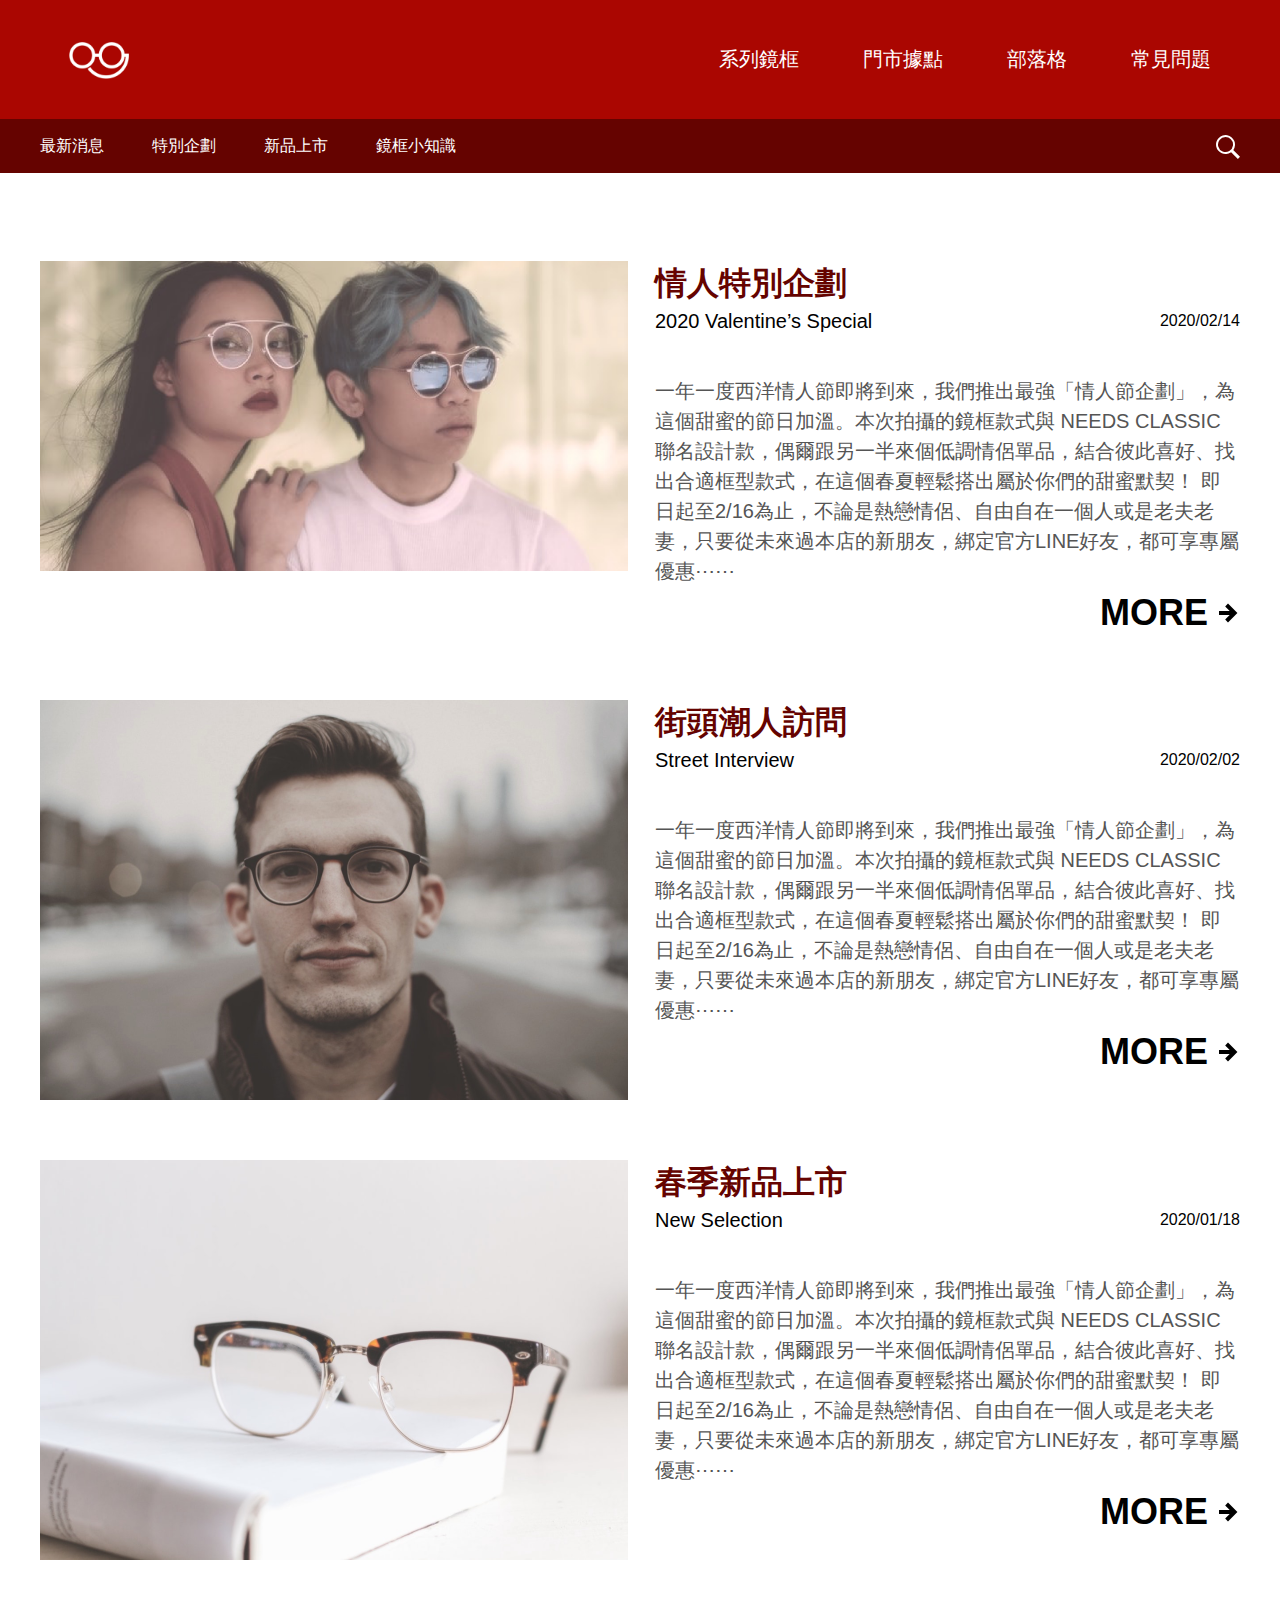
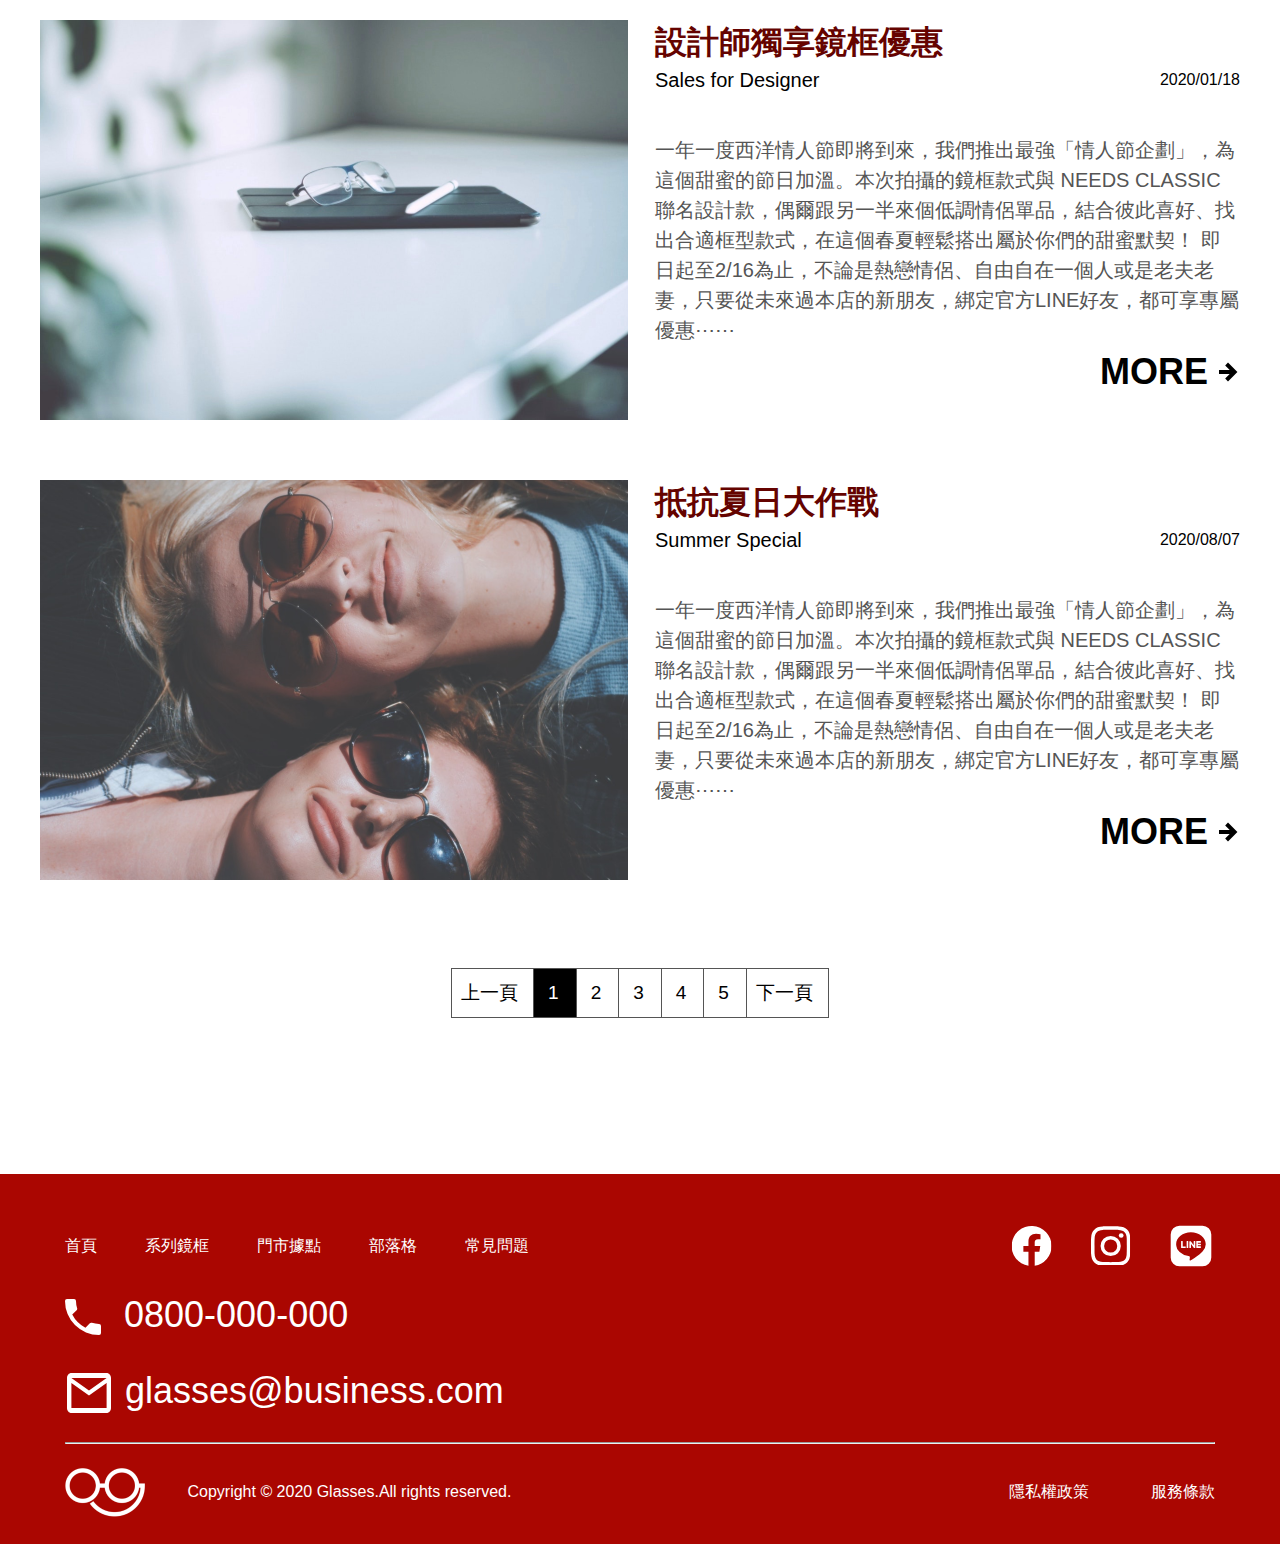
<file: blog.html>
<!DOCTYPE html>
<html lang="en">
    <head>
        <meta
            name="viewport"
            content="width=device-width, initial-scale=1.0,user-scalable=no,shrink-to-fit=no,maximum-scale=1.0,minimum-scale=1.0"
        />
        <meta http-equiv="X-UA-Compatible" content="ie=edge" />
        <meta name="author" content="" />
        <!-- 作者 -->
        <meta name="keywords" content="" />
        <!-- 關鍵字 -->
        <meta name="description" content="" />
        <!-- 網頁說明 -->
        <meta name="company" content="" />
        <!-- 公司名稱 -->
        <meta name="copyright" content="" />
        <!-- 版權宣告 -->
        <meta name="Distribution" content="" />
        <!-- 網站發佈地址 -->
        <meta property=" og:title" content="" />
        <!-- 分享的標題  -->
        <meta property="og:description" content="" />
        <!-- 分享的內容敘述 -->
        <meta property="og:url" content="" />
        <!-- 分享的網頁連結 -->
        <meta property="og:image" content="" />
        <!--分享在FB的縮圖 -->
        <title>部落格</title>
        <link href="./assets/style/all.css" rel="stylesheet" type="text/css" />
        <script src="./assets/js/jquery/jquery3.4.1.js"></script>
        <!--[if lt IE 9]>
            <script src="./assets/js/html5shiv/html5shiv.js"></script>
            <script src="./assets/js/css3-media/css3-mediaqueries.js"></script>
        <![endif]-->
    </head>

    <body>
        <ul class="hamburgerMenu primary-color-bg fz-5 white">
            <li>
                <a href="./index.html">
                    <img src="./assets/images/logo-new_工作區域 1@2x.png" alt="" />
                </a>
            </li>
            <li>
                <a href="./products.html">系列鏡框</a>
            </li>
            <li>
                <a href="./locations.html">門市據點</a>
            </li>
            <li>
                <a href="./blog.html">部落格</a>
            </li>
            <li>
                <a href="./problem.html">常見問題</a>
            </li>
            <img class="menu psa" id="closeMenu" src="./assets/images/ic_menu_24px.svg" alt="" />
        </ul>
        <header class="primary-color-bg d-flex">
            <h1>
                <a href="./index.html"><img src="./assets/images/logo-new_工作區域 1-1@2x.png" alt="" /></a>
            </h1>
            <nav>
                <ul class="d-flex">
                    <li><a href="./products.html">系列鏡框</a></li>
                    <li><a href="./locations.html">門市據點</a></li>
                    <li><a href="./blog.html">部落格</a></li>
                    <li><a href="./problem.html">常見問題</a></li>
                </ul>
            </nav>
            <nav class="mobileNav text-center">
                <img class="logo" src="./assets/images/logo-new_工作區域 1@2x.png" alt="" />
                <img class="menu psa" id="openMenu" src="./assets/images/ic_menu_24px.svg" alt="" />
            </nav>
        </header>

        
<main>
    <ul class="breadcrumbMobile text-center">
        <li><a href="javascript:;">最新消息</a></li>
        <li><a href="javascript:;">特別企劃</a></li>
        <li><a href="javascript:;">新品上市</a></li>
        <li><a href="javascript:;">鏡框小知識</a></li>
        <li class="arrMenuOpen">
            <img class="arrowDown" src="./assets/images/Blog/ic_keyboard.svg" alt="" />
            <img class="arrowUp" src="./assets/images/Blog/ic_keyboard_arrow_up_24px.svg" alt="" />
        </li>
    </ul>
    <section class="breadcrumb primary-color-dark-bg d-flex">
        <ul class="d-flex container">
            <li>
                <ul class="d-flex breadcrumbMenu">
                    <li><a href="javascript:;">最新消息</a></li>
                    <li><a href="javascript:;">特別企劃</a></li>
                    <li><a href="javascript:;">新品上市</a></li>
                    <li><a href="javascript:;">鏡框小知識</a></li>
                </ul>
            </li>
            <li><img src="./assets/images/Blog/iconfinder_icon-ios7-search-strong_211817.svg" alt="" /></li>
        </ul>
    </section>
    <section class="container">
        <ul class="blogList">
            <li class="d-flex">
                <a class="blogListLeft" href="./blogDetail.html">
                    <img src="./assets/images/Blog/56@2x.png" alt="" />
                </a>
                <div class="blogListRight">
                    <h3 class="primary-color-dark">情人特別企劃</h3>
                    <p class="d-flex"><span>2020 Valentine’s Special</span><span>2020/02/14</span></p>
                    <p class="blogListContent">
                        一年一度西洋情人節即將到來，我們推出最強「情人節企劃」，為這個甜蜜的節日加溫。本次拍攝的鏡框款式與
                        NEEDS CLASSIC
                        聯名設計款，偶爾跟另一半來個低調情侶單品，結合彼此喜好、找出合適框型款式，在這個春夏輕鬆搭出屬於你們的甜蜜默契！
                        即日起至2/16為止，不論是熱戀情侶、自由自在一個人或是老夫老妻，只要從未來過本店的新朋友，綁定官方LINE好友，都可享專屬優惠⋯⋯
                        <a src="./blogDetail.html" class="padMore">more</a>
                    </p>
                    <p>
                        <a href="./blogDetail.html">
                            <span>MORE</span><img src="./assets/images/Blog/ic_arrow_forward_24px.svg" alt="" />
                        </a>
                    </p>
                </div>
            </li>
            <li class="d-flex">
                <a class="blogListLeft" href="./blogDetail.html">
                    <img src="./assets/images/Blog/12@2x.png" alt="" />
                </a>
                <div class="blogListRight">
                    <h3 class="primary-color-dark">街頭潮人訪問</h3>
                    <p class="d-flex"><span>Street Interview</span><span>2020/02/02</span></p>
                    <p class="blogListContent">
                        一年一度西洋情人節即將到來，我們推出最強「情人節企劃」，為這個甜蜜的節日加溫。本次拍攝的鏡框款式與
                        NEEDS CLASSIC
                        聯名設計款，偶爾跟另一半來個低調情侶單品，結合彼此喜好、找出合適框型款式，在這個春夏輕鬆搭出屬於你們的甜蜜默契！
                        即日起至2/16為止，不論是熱戀情侶、自由自在一個人或是老夫老妻，只要從未來過本店的新朋友，綁定官方LINE好友，都可享專屬優惠⋯⋯
                        <a src="./blogDetail.html" class="padMore">more</a>
                    </p>
                    <p>
                        <a href="./blogDetail.html">
                            <span>MORE</span><img src="./assets/images/Blog/ic_arrow_forward_24px.svg" alt="" />
                        </a>
                    </p>
                </div>
            </li>
            <li class="d-flex">
                <a class="blogListLeft" href="./blogDetail.html">
                    <img src="./assets/images/Blog/16@2x.png" alt="" />
                </a>
                <div class="blogListRight">
                    <h3 class="primary-color-dark">春季新品上市</h3>
                    <p class="d-flex"><span>New Selection</span><span>2020/01/18</span></p>
                    <p class="blogListContent">
                        一年一度西洋情人節即將到來，我們推出最強「情人節企劃」，為這個甜蜜的節日加溫。本次拍攝的鏡框款式與
                        NEEDS CLASSIC
                        聯名設計款，偶爾跟另一半來個低調情侶單品，結合彼此喜好、找出合適框型款式，在這個春夏輕鬆搭出屬於你們的甜蜜默契！
                        即日起至2/16為止，不論是熱戀情侶、自由自在一個人或是老夫老妻，只要從未來過本店的新朋友，綁定官方LINE好友，都可享專屬優惠⋯⋯
                        <a src="./blogDetail.html" class="padMore">more</a>
                    </p>
                    <p>
                        <a href="./blogDetail.html">
                            <span>MORE</span><img src="./assets/images/Blog/ic_arrow_forward_24px.svg" alt="" />
                        </a>
                    </p>
                </div>
            </li>
            <li class="d-flex">
                <a class="blogListLeft" href="./blogDetail.html">
                    <img src="./assets/images/Blog/93@2x.png" alt="" />
                </a>
                <div class="blogListRight">
                    <h3 class="primary-color-dark">設計師獨享鏡框優惠</h3>
                    <p class="d-flex"><span>Sales for Designer</span><span>2020/01/18</span></p>
                    <p class="blogListContent">
                        一年一度西洋情人節即將到來，我們推出最強「情人節企劃」，為這個甜蜜的節日加溫。本次拍攝的鏡框款式與
                        NEEDS CLASSIC
                        聯名設計款，偶爾跟另一半來個低調情侶單品，結合彼此喜好、找出合適框型款式，在這個春夏輕鬆搭出屬於你們的甜蜜默契！
                        即日起至2/16為止，不論是熱戀情侶、自由自在一個人或是老夫老妻，只要從未來過本店的新朋友，綁定官方LINE好友，都可享專屬優惠⋯⋯
                        <a src="./blogDetail.html" class="padMore">more</a>
                    </p>
                    <p>
                        <a href="./blogDetail.html">
                            <span>MORE</span><img src="./assets/images/Blog/ic_arrow_forward_24px.svg" alt="" />
                        </a>
                    </p>
                </div>
            </li>
            <li class="d-flex">
                <a class="blogListLeft" href="./blogDetail.html">
                    <img src="./assets/images/Blog/94@2x.png" alt="" />
                </a>
                <div class="blogListRight">
                    <h3 class="primary-color-dark">抵抗夏日大作戰</h3>
                    <p class="d-flex"><span>Summer Special</span><span>2020/08/07</span></p>
                    <p class="blogListContent">
                        一年一度西洋情人節即將到來，我們推出最強「情人節企劃」，為這個甜蜜的節日加溫。本次拍攝的鏡框款式與
                        NEEDS CLASSIC
                        聯名設計款，偶爾跟另一半來個低調情侶單品，結合彼此喜好、找出合適框型款式，在這個春夏輕鬆搭出屬於你們的甜蜜默契！
                        即日起至2/16為止，不論是熱戀情侶、自由自在一個人或是老夫老妻，只要從未來過本店的新朋友，綁定官方LINE好友，都可享專屬優惠⋯⋯
                        <a src="./blogDetail.html" class="padMore">more</a>
                    </p>
                    <p>
                        <a href="./blogDetail.html">
                            <span>MORE</span><img src="./assets/images/Blog/ic_arrow_forward_24px.svg" alt="" />
                        </a>
                    </p>
                </div>
            </li>
        </ul>
        <ul class="blogListPageNavigation d-flex">
            <li>上一頁</li>
            <li class="active">1</li>
            <li>2</li>
            <li>3</li>
            <li>4</li>
            <li>5</li>
            <li>下一頁</li>
        </ul>
    </section>
</main>


        <footer class="primary-color-bg">
            <div class="container white">
                <div class="footerHeader d-flex flex-center">
                    <ul class="menu d-flex fz-4-m">
                        <li>
                            <a href="javascript:;">
                                首頁
                            </a>
                        </li>
                        <li>
                            <a href="javascript:;">
                                系列鏡框
                            </a>
                        </li>
                        <li>
                            <a href="javascript:;">
                                門市據點
                            </a>
                        </li>
                        <li>
                            <a href="javascript:;">
                                部落格
                            </a>
                        </li>
                        <li>
                            <a href="javascript:;">
                                常見問題
                            </a>
                        </li>
                    </ul>
                    <ul class="icon d-flex">
                        <li>
                            <a href="javascript:;"><img src="./assets/images/ic_social_fb.svg" alt="" /></a>
                        </li>
                        <li>
                            <a href="javascript:;"><img src="./assets/images/ic_social_ig.svg" alt="" /></a>
                        </li>
                        <li>
                            <a href="javascript:;"><img src="./assets/images/ic_social_line.svg" alt="" /></a>
                        </li>
                    </ul>
                </div>
                <p class="fz-9 mb-22"><img src="./assets/images/ic_phone_48px.svg" class="tel" alt="" />0800-000-000</p>
                <p class="fz-9 mb-24">
                    <img src="./assets/images/ic_mail_outline_24px.svg" class="email" alt="" />glasses@business.com
                </p>
                <hr class="mb-24" />
                <div class="copyright d-flex fz-4-m">
                    <p>
                        <a href="#">
                            <img src="./assets/images/logo-new_工作區域 1@2x.png" alt="" />
                        </a>
                        <span>Copyright © 2020 Glasses.All rights reserved.</span>
                    </p>
                    <p><span>隱私權政策</span><span>服務條款</span></p>
                </div>
            </div>
        </footer>
    </body>
    <script src="./assets/js/index.js"></script>
    <script src="./assets/js/problem.js"></script>
    <script src="./assets/js/blog.js"></script>
</html>
</file>
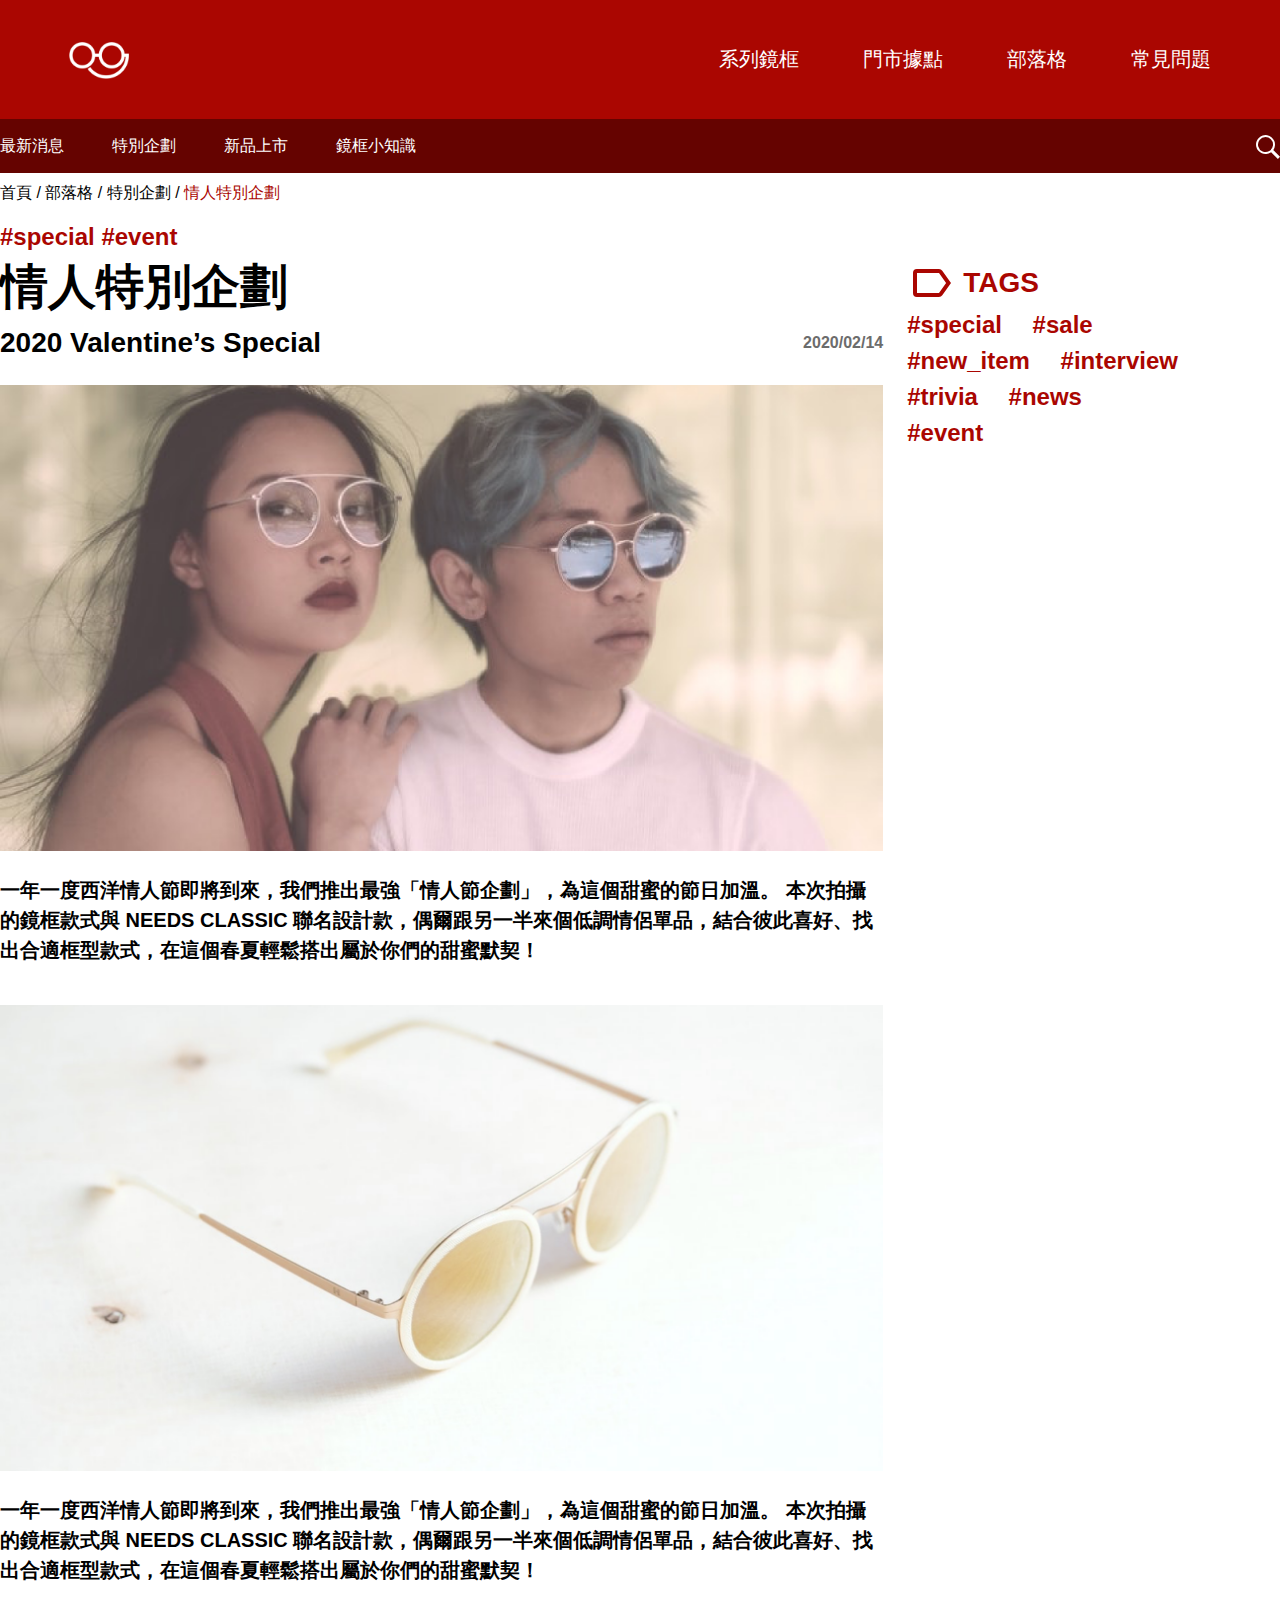
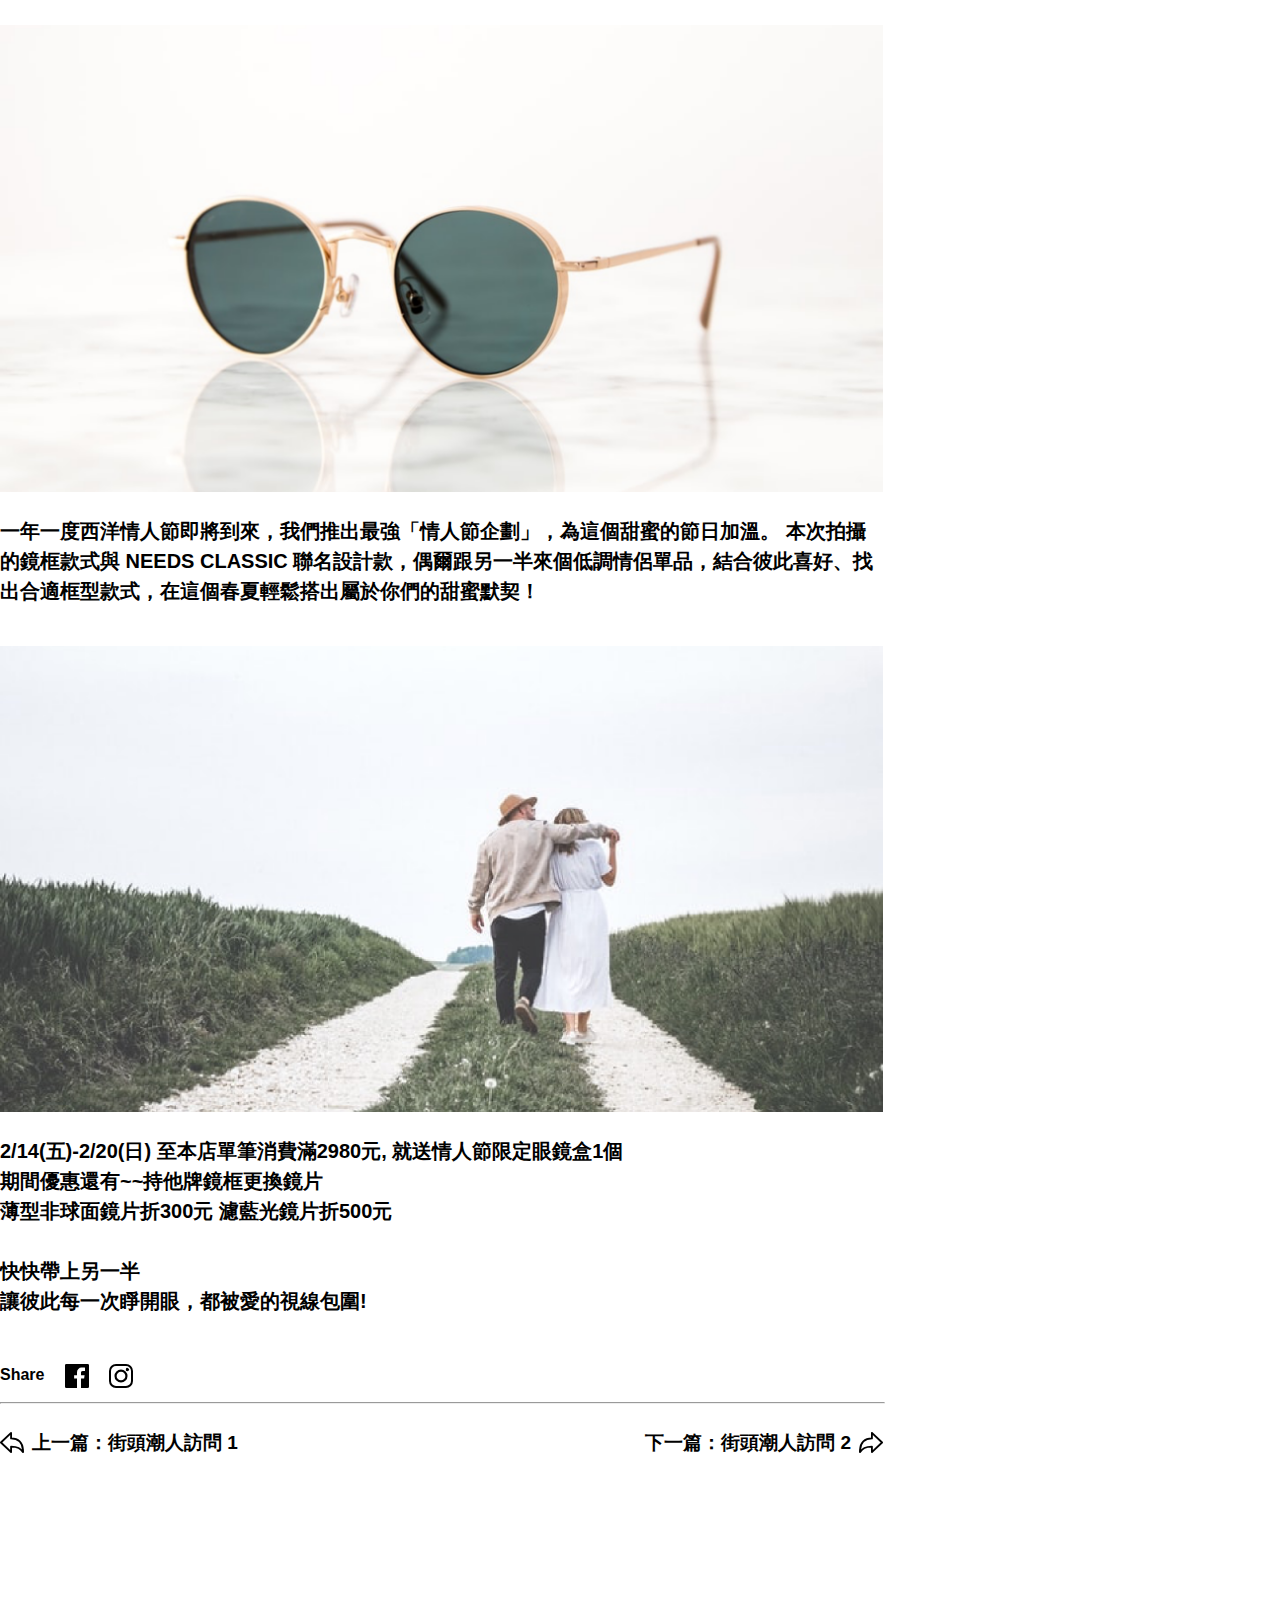
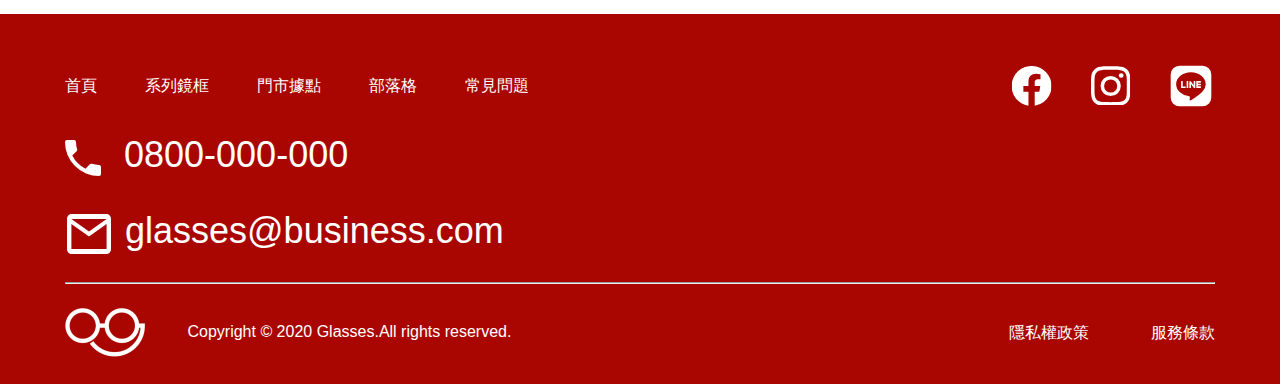
<file: blogDetail.html>
<!DOCTYPE html>
<html lang="en">
    <head>
        <meta
            name="viewport"
            content="width=device-width, initial-scale=1.0,user-scalable=no,shrink-to-fit=no,maximum-scale=1.0,minimum-scale=1.0"
        />
        <meta http-equiv="X-UA-Compatible" content="ie=edge" />
        <meta name="author" content="" />
        <!-- 作者 -->
        <meta name="keywords" content="" />
        <!-- 關鍵字 -->
        <meta name="description" content="" />
        <!-- 網頁說明 -->
        <meta name="company" content="" />
        <!-- 公司名稱 -->
        <meta name="copyright" content="" />
        <!-- 版權宣告 -->
        <meta name="Distribution" content="" />
        <!-- 網站發佈地址 -->
        <meta property=" og:title" content="" />
        <!-- 分享的標題  -->
        <meta property="og:description" content="" />
        <!-- 分享的內容敘述 -->
        <meta property="og:url" content="" />
        <!-- 分享的網頁連結 -->
        <meta property="og:image" content="" />
        <!--分享在FB的縮圖 -->
        <title>部落格內容</title>
        <link href="./assets/style/all.css" rel="stylesheet" type="text/css" />
        <script src="./assets/js/jquery/jquery3.4.1.js"></script>
        <!--[if lt IE 9]>
            <script src="./assets/js/html5shiv/html5shiv.js"></script>
            <script src="./assets/js/css3-media/css3-mediaqueries.js"></script>
        <![endif]-->
    </head>

    <body>
        <ul class="hamburgerMenu primary-color-bg fz-5 white">
            <li>
                <a href="./index.html">
                    <img src="./assets/images/logo-new_工作區域 1@2x.png" alt="" />
                </a>
            </li>
            <li>
                <a href="./products.html">系列鏡框</a>
            </li>
            <li>
                <a href="./locations.html">門市據點</a>
            </li>
            <li>
                <a href="./blog.html">部落格</a>
            </li>
            <li>
                <a href="./problem.html">常見問題</a>
            </li>
            <img class="menu psa" id="closeMenu" src="./assets/images/ic_menu_24px.svg" alt="" />
        </ul>
        <header class="primary-color-bg d-flex">
            <h1>
                <a href="./index.html"><img src="./assets/images/logo-new_工作區域 1-1@2x.png" alt="" /></a>
            </h1>
            <nav>
                <ul class="d-flex">
                    <li><a href="./products.html">系列鏡框</a></li>
                    <li><a href="./locations.html">門市據點</a></li>
                    <li><a href="./blog.html">部落格</a></li>
                    <li><a href="./problem.html">常見問題</a></li>
                </ul>
            </nav>
            <nav class="mobileNav text-center">
                <img class="logo" src="./assets/images/logo-new_工作區域 1@2x.png" alt="" />
                <img class="menu psa" id="openMenu" src="./assets/images/ic_menu_24px.svg" alt="" />
            </nav>
        </header>

        
<main>
    <ul class="breadcrumbMobile text-center paddingX-48">
        <li><a href="javascript:;">最新消息</a></li>
        <li><a href="javascript:;">特別企劃</a></li>
        <li><a href="javascript:;">新品上市</a></li>
        <li><a href="javascript:;">鏡框小知識</a></li>
        <li class="arrMenuOpen">
            <img class="arrowDown" src="./assets/images/Blog/ic_keyboard.svg" alt="" />
            <img class="arrowUp" src="./assets/images/Blog/ic_keyboard_arrow_up_24px.svg" alt="" />
        </li>
    </ul>
    <section class="breadcrumb primary-color-dark-bg d-flex">
        <ul class="d-flex blogContainer">
            <li>
                <ul class="d-flex breadcrumbMenu">
                    <li><a href="javascript:;">最新消息</a></li>
                    <li><a href="javascript:;">特別企劃</a></li>
                    <li><a href="javascript:;">新品上市</a></li>
                    <li><a href="javascript:;">鏡框小知識</a></li>
                </ul>
            </li>
            <li><img src="./assets/images/Blog/iconfinder_icon-ios7-search-strong_211817.svg" alt="" /></li>
        </ul>
    </section>
    <section class="blogDetail d-flex blogContainer">
        <div class="blogDetailEvent">
            <p class="breadcrumbList">
                <span>首頁 / </span>
                <span>部落格 / </span>
                <span>特別企劃 / </span>
                <span class="active">情人特別企劃</span>
            </p>
            <p class="primary-color">
                <span>#special</span>
                <span>#event</span>
            </p>
            <h2>情人特別企劃</h2>
            <p class="d-flex">
                <span>
                    2020 Valentine’s Special
                </span>
                <span>
                    2020/02/14
                </span>
            </p>
            <ul class="blogDetailList">
                <li>
                    <img src="./assets/images/Blog/56@2x.png" alt="" />
                    <p>
                        一年一度西洋情人節即將到來，我們推出最強「情人節企劃」，為這個甜蜜的節日加溫。
                        本次拍攝的鏡框款式與 NEEDS CLASSIC
                        聯名設計款，偶爾跟另一半來個低調情侶單品，結合彼此喜好、找出合適框型款式，在這個春夏輕鬆搭出屬於你們的甜蜜默契！
                    </p>
                </li>
                <li>
                    <img src="./assets/images/Blog/44@2x.png" alt="" />
                    <p>
                        一年一度西洋情人節即將到來，我們推出最強「情人節企劃」，為這個甜蜜的節日加溫。
                        本次拍攝的鏡框款式與 NEEDS CLASSIC
                        聯名設計款，偶爾跟另一半來個低調情侶單品，結合彼此喜好、找出合適框型款式，在這個春夏輕鬆搭出屬於你們的甜蜜默契！
                    </p>
                </li>
                <li>
                    <img src="./assets/images/Blog/48@2x.png" alt="" />
                    <p>
                        一年一度西洋情人節即將到來，我們推出最強「情人節企劃」，為這個甜蜜的節日加溫。
                        本次拍攝的鏡框款式與 NEEDS CLASSIC
                        聯名設計款，偶爾跟另一半來個低調情侶單品，結合彼此喜好、找出合適框型款式，在這個春夏輕鬆搭出屬於你們的甜蜜默契！
                    </p>
                </li>
                <li>
                    <img src="./assets/images/Blog/92@2x.png" alt="" />
                    <p>
                        2/14(五)-2/20(日) 至本店單筆消費滿2980元, 就送情人節限定眼鏡盒1個<br />
                        期間優惠還有~~持他牌鏡框更換鏡片<br />
                        薄型非球面鏡片折300元 濾藍光鏡片折500元
                        <br />
                        <br />
                        快快帶上另一半<br />
                        讓彼此每一次睜開眼，都被愛的視線包圍!
                    </p>
                </li>
            </ul>
            <div class="share">
                <span>Share</span>
                <img src="./assets/images/Blog/logo-facebook.svg" alt="" />
                <img src="./assets/images/Blog/logo-instagram.svg" alt="" />
            </div>
        </div>
        <div class="blogDetailTag primary-color">
            <ul>
                <li class="d-flex">
                    <img class="tagRight" src="./assets/images/Blog/ic_label_outline_48px.svg  " alt="" /> TAGS
                </li>
                <li>
                    <span>#special</span>
                    <span>#sale</span>
                </li>
                <li>
                    <span>#new_item</span>
                    <span>#interview</span>
                </li>
                <li>
                    <span>#trivia</span>
                    <span>#news</span>
                </li>
                <li>
                    <span>#event</span>
                </li>
            </ul>
        </div>
    </section>
    <section class="blogPageNavLayout">
        <hr />
        <ul class="blogPageNavigation d-flex">
            <li><img src="./assets/images/Blog/arrow-undo-outline.svg" alt="" />上一篇：街頭潮人訪問 1</li>
            <li>下一篇：街頭潮人訪問 2<img src="./assets/images/Blog/arrow-redo-outline.svg" alt="" /></li>
        </ul>
        <div class="blogDetailTag blogDetailTagMobile primary-color">
            <ul>
                <li class="d-flex">
                    <img class="tagRight" src="./assets/images/Blog/ic_label_outline_48px.svg  " alt="" /> TAGS
                </li>
                <li>
                    <span>#special</span>
                    <span>#sale</span>
                    <span>#news</span>
                    <span>#trivia</span>
                    <span>#event</span>
                </li>
                <li>
                    <span>#new_item</span>
                    <span>#interview</span>
                </li>
            </ul>
        </div>
    </section>
</main>


        <footer class="primary-color-bg">
            <div class="container white">
                <div class="footerHeader d-flex flex-center">
                    <ul class="menu d-flex fz-4-m">
                        <li>
                            <a href="javascript:;">
                                首頁
                            </a>
                        </li>
                        <li>
                            <a href="javascript:;">
                                系列鏡框
                            </a>
                        </li>
                        <li>
                            <a href="javascript:;">
                                門市據點
                            </a>
                        </li>
                        <li>
                            <a href="javascript:;">
                                部落格
                            </a>
                        </li>
                        <li>
                            <a href="javascript:;">
                                常見問題
                            </a>
                        </li>
                    </ul>
                    <ul class="icon d-flex">
                        <li>
                            <a href="javascript:;"><img src="./assets/images/ic_social_fb.svg" alt="" /></a>
                        </li>
                        <li>
                            <a href="javascript:;"><img src="./assets/images/ic_social_ig.svg" alt="" /></a>
                        </li>
                        <li>
                            <a href="javascript:;"><img src="./assets/images/ic_social_line.svg" alt="" /></a>
                        </li>
                    </ul>
                </div>
                <p class="fz-9 mb-22"><img src="./assets/images/ic_phone_48px.svg" class="tel" alt="" />0800-000-000</p>
                <p class="fz-9 mb-24">
                    <img src="./assets/images/ic_mail_outline_24px.svg" class="email" alt="" />glasses@business.com
                </p>
                <hr class="mb-24" />
                <div class="copyright d-flex fz-4-m">
                    <p>
                        <a href="#">
                            <img src="./assets/images/logo-new_工作區域 1@2x.png" alt="" />
                        </a>
                        <span>Copyright © 2020 Glasses.All rights reserved.</span>
                    </p>
                    <p><span>隱私權政策</span><span>服務條款</span></p>
                </div>
            </div>
        </footer>
    </body>
    <script src="./assets/js/index.js"></script>
    <script src="./assets/js/problem.js"></script>
    <script src="./assets/js/blog.js"></script>
</html>
</file>
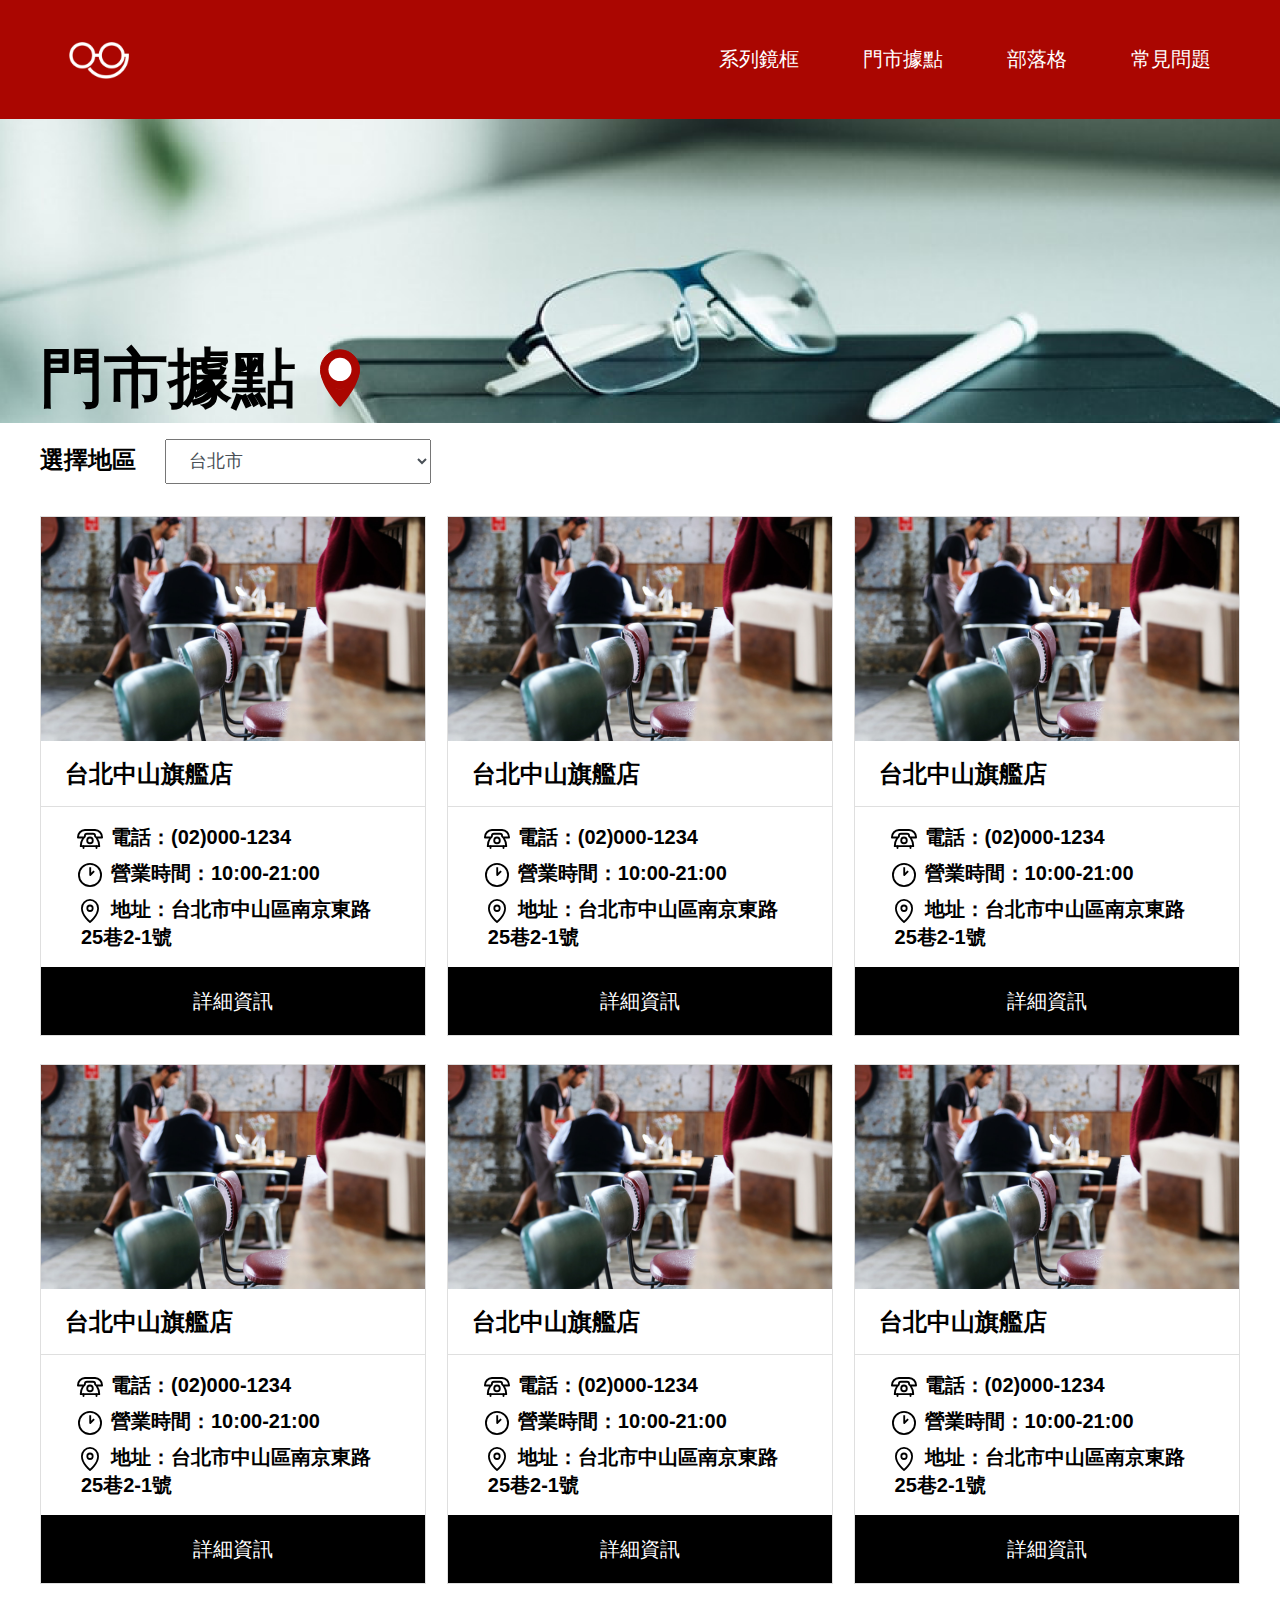
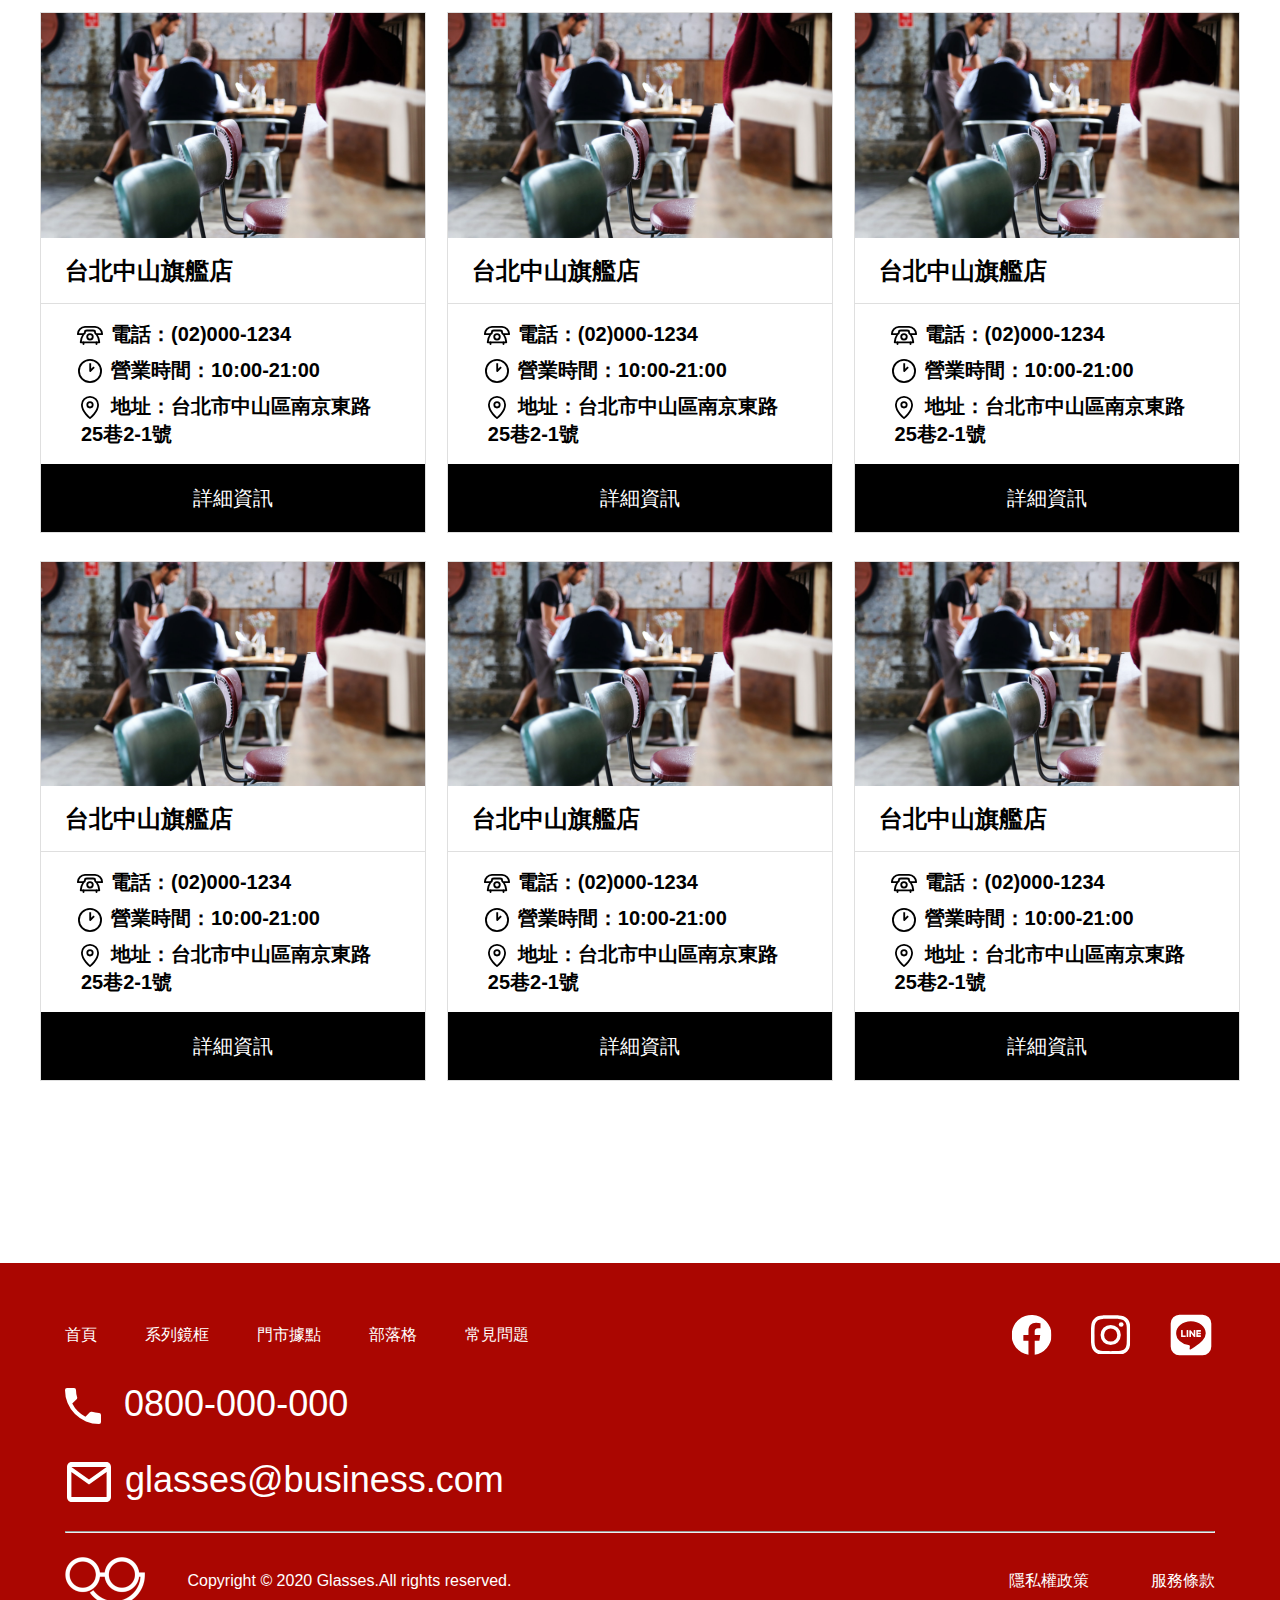
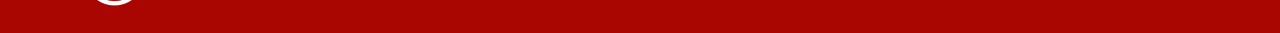
<file: locations.html>
<!DOCTYPE html>
<html lang="en">
    <head>
        <meta
            name="viewport"
            content="width=device-width, initial-scale=1.0,user-scalable=no,shrink-to-fit=no,maximum-scale=1.0,minimum-scale=1.0"
        />
        <meta http-equiv="X-UA-Compatible" content="ie=edge" />
        <meta name="author" content="" />
        <!-- 作者 -->
        <meta name="keywords" content="" />
        <!-- 關鍵字 -->
        <meta name="description" content="" />
        <!-- 網頁說明 -->
        <meta name="company" content="" />
        <!-- 公司名稱 -->
        <meta name="copyright" content="" />
        <!-- 版權宣告 -->
        <meta name="Distribution" content="" />
        <!-- 網站發佈地址 -->
        <meta property=" og:title" content="" />
        <!-- 分享的標題  -->
        <meta property="og:description" content="" />
        <!-- 分享的內容敘述 -->
        <meta property="og:url" content="" />
        <!-- 分享的網頁連結 -->
        <meta property="og:image" content="" />
        <!--分享在FB的縮圖 -->
        <title>門市據點</title>
        <link href="./assets/style/all.css" rel="stylesheet" type="text/css" />
        <script src="./assets/js/jquery/jquery3.4.1.js"></script>
        <!--[if lt IE 9]>
            <script src="./assets/js/html5shiv/html5shiv.js"></script>
            <script src="./assets/js/css3-media/css3-mediaqueries.js"></script>
        <![endif]-->
    </head>

    <body>
        <ul class="hamburgerMenu primary-color-bg fz-5 white">
            <li>
                <a href="./index.html">
                    <img src="./assets/images/logo-new_工作區域 1@2x.png" alt="" />
                </a>
            </li>
            <li>
                <a href="./products.html">系列鏡框</a>
            </li>
            <li>
                <a href="./locations.html">門市據點</a>
            </li>
            <li>
                <a href="./blog.html">部落格</a>
            </li>
            <li>
                <a href="./problem.html">常見問題</a>
            </li>
            <img class="menu psa" id="closeMenu" src="./assets/images/ic_menu_24px.svg" alt="" />
        </ul>
        <header class="primary-color-bg d-flex">
            <h1>
                <a href="./index.html"><img src="./assets/images/logo-new_工作區域 1-1@2x.png" alt="" /></a>
            </h1>
            <nav>
                <ul class="d-flex">
                    <li><a href="./products.html">系列鏡框</a></li>
                    <li><a href="./locations.html">門市據點</a></li>
                    <li><a href="./blog.html">部落格</a></li>
                    <li><a href="./problem.html">常見問題</a></li>
                </ul>
            </nav>
            <nav class="mobileNav text-center">
                <img class="logo" src="./assets/images/logo-new_工作區域 1@2x.png" alt="" />
                <img class="menu psa" id="openMenu" src="./assets/images/ic_menu_24px.svg" alt="" />
            </nav>
        </header>

        
<main>
    <section class="bannerLocation">
        <div class="container d-flex">
            <h2>門市據點</h2>
            <img src="./assets/images/Locations/iconfinder_location_1585851.svg" />
        </div>
    </section>
    <section class="locationsList container">
        選擇地區
        <select>
            <option>台北市</option>
        </select>
        <ul class="locationsListShop d-flex">
            <li>
                <img src="./assets/images/Locations/70@2x.png" alt="" />
                <h3>台北中山旗艦店</h3>
                <p>
                    <img
                        class="iconTel"
                        src="./assets/images/Locations/iconfinder_Essentials_phone_telephone_vintage_5298737.svg"
                        alt=""
                    /><span>電話：(02)000-1234</span>
                </p>
                <p>
                    <img
                        class="iconClock"
                        src="./assets/images/Locations/iconfinder_Essentials_time_clock_timer_5298770.svg"
                        alt=""
                    /><span>營業時間：10:00-21:00</span>
                </p>
                <p>
                    <img
                        class="iconPin"
                        src="./assets/images/Locations/iconfinder_Essentials_pin_map_location_5298741.svg"
                        alt=""
                    /><span>地址：台北市中山區南京東路25巷2-1號</span>
                </p>
                <button class="text-center">
                    <a href="./locationsDetail.html">
                        詳細資訊
                    </a>
                </button>
            </li>
            <li>
                <img src="./assets/images/Locations/70@2x.png" alt="" />
                <h3>台北中山旗艦店</h3>
                <p>
                    <img
                        class="iconTel"
                        src="./assets/images/Locations/iconfinder_Essentials_phone_telephone_vintage_5298737.svg"
                        alt=""
                    /><span>電話：(02)000-1234</span>
                </p>
                <p>
                    <img
                        class="iconClock"
                        src="./assets/images/Locations/iconfinder_Essentials_time_clock_timer_5298770.svg"
                        alt=""
                    /><span>營業時間：10:00-21:00</span>
                </p>
                <p>
                    <img
                        class="iconPin"
                        src="./assets/images/Locations/iconfinder_Essentials_pin_map_location_5298741.svg"
                        alt=""
                    /><span>地址：台北市中山區南京東路25巷2-1號</span>
                </p>
                <button class="text-center">
                    <a href="./locationsDetail.html">
                        詳細資訊
                    </a>
                </button>
            </li>
            <li>
                <img src="./assets/images/Locations/70@2x.png" alt="" />
                <h3>台北中山旗艦店</h3>
                <p>
                    <img
                        class="iconTel"
                        src="./assets/images/Locations/iconfinder_Essentials_phone_telephone_vintage_5298737.svg"
                        alt=""
                    /><span>電話：(02)000-1234</span>
                </p>
                <p>
                    <img
                        class="iconClock"
                        src="./assets/images/Locations/iconfinder_Essentials_time_clock_timer_5298770.svg"
                        alt=""
                    /><span>營業時間：10:00-21:00</span>
                </p>
                <p>
                    <img
                        class="iconPin"
                        src="./assets/images/Locations/iconfinder_Essentials_pin_map_location_5298741.svg"
                        alt=""
                    /><span>地址：台北市中山區南京東路25巷2-1號</span>
                </p>
                <button class="text-center">
                    <a href="./locationsDetail.html">
                        詳細資訊
                    </a>
                </button>
            </li>
            <li>
                <img src="./assets/images/Locations/70@2x.png" alt="" />
                <h3>台北中山旗艦店</h3>
                <p>
                    <img
                        class="iconTel"
                        src="./assets/images/Locations/iconfinder_Essentials_phone_telephone_vintage_5298737.svg"
                        alt=""
                    /><span>電話：(02)000-1234</span>
                </p>
                <p>
                    <img
                        class="iconClock"
                        src="./assets/images/Locations/iconfinder_Essentials_time_clock_timer_5298770.svg"
                        alt=""
                    /><span>營業時間：10:00-21:00</span>
                </p>
                <p>
                    <img
                        class="iconPin"
                        src="./assets/images/Locations/iconfinder_Essentials_pin_map_location_5298741.svg"
                        alt=""
                    /><span>地址：台北市中山區南京東路25巷2-1號</span>
                </p>
                <button class="text-center">
                    <a href="./locationsDetail.html">
                        詳細資訊
                    </a>
                </button>
            </li>
            <li>
                <img src="./assets/images/Locations/70@2x.png" alt="" />
                <h3>台北中山旗艦店</h3>
                <p>
                    <img
                        class="iconTel"
                        src="./assets/images/Locations/iconfinder_Essentials_phone_telephone_vintage_5298737.svg"
                        alt=""
                    /><span>電話：(02)000-1234</span>
                </p>
                <p>
                    <img
                        class="iconClock"
                        src="./assets/images/Locations/iconfinder_Essentials_time_clock_timer_5298770.svg"
                        alt=""
                    /><span>營業時間：10:00-21:00</span>
                </p>
                <p>
                    <img
                        class="iconPin"
                        src="./assets/images/Locations/iconfinder_Essentials_pin_map_location_5298741.svg"
                        alt=""
                    /><span>地址：台北市中山區南京東路25巷2-1號</span>
                </p>
                <button class="text-center">
                    <a href="./locationsDetail.html">
                        詳細資訊
                    </a>
                </button>
            </li>
            <li>
                <img src="./assets/images/Locations/70@2x.png" alt="" />
                <h3>台北中山旗艦店</h3>
                <p>
                    <img
                        class="iconTel"
                        src="./assets/images/Locations/iconfinder_Essentials_phone_telephone_vintage_5298737.svg"
                        alt=""
                    /><span>電話：(02)000-1234</span>
                </p>
                <p>
                    <img
                        class="iconClock"
                        src="./assets/images/Locations/iconfinder_Essentials_time_clock_timer_5298770.svg"
                        alt=""
                    /><span>營業時間：10:00-21:00</span>
                </p>
                <p>
                    <img
                        class="iconPin"
                        src="./assets/images/Locations/iconfinder_Essentials_pin_map_location_5298741.svg"
                        alt=""
                    /><span>地址：台北市中山區南京東路25巷2-1號</span>
                </p>
                <button class="text-center">
                    <a href="./locationsDetail.html">
                        詳細資訊
                    </a>
                </button>
            </li>
            <li>
                <img src="./assets/images/Locations/70@2x.png" alt="" />
                <h3>台北中山旗艦店</h3>
                <p>
                    <img
                        class="iconTel"
                        src="./assets/images/Locations/iconfinder_Essentials_phone_telephone_vintage_5298737.svg"
                        alt=""
                    /><span>電話：(02)000-1234</span>
                </p>
                <p>
                    <img
                        class="iconClock"
                        src="./assets/images/Locations/iconfinder_Essentials_time_clock_timer_5298770.svg"
                        alt=""
                    /><span>營業時間：10:00-21:00</span>
                </p>
                <p>
                    <img
                        class="iconPin"
                        src="./assets/images/Locations/iconfinder_Essentials_pin_map_location_5298741.svg"
                        alt=""
                    /><span>地址：台北市中山區南京東路25巷2-1號</span>
                </p>
                <button class="text-center">
                    <a href="./locationsDetail.html">
                        詳細資訊
                    </a>
                </button>
            </li>
            <li>
                <img src="./assets/images/Locations/70@2x.png" alt="" />
                <h3>台北中山旗艦店</h3>
                <p>
                    <img
                        class="iconTel"
                        src="./assets/images/Locations/iconfinder_Essentials_phone_telephone_vintage_5298737.svg"
                        alt=""
                    /><span>電話：(02)000-1234</span>
                </p>
                <p>
                    <img
                        class="iconClock"
                        src="./assets/images/Locations/iconfinder_Essentials_time_clock_timer_5298770.svg"
                        alt=""
                    /><span>營業時間：10:00-21:00</span>
                </p>
                <p>
                    <img
                        class="iconPin"
                        src="./assets/images/Locations/iconfinder_Essentials_pin_map_location_5298741.svg"
                        alt=""
                    /><span>地址：台北市中山區南京東路25巷2-1號</span>
                </p>
                <button class="text-center">
                    <a href="./locationsDetail.html">
                        詳細資訊
                    </a>
                </button>
            </li>
            <li>
                <img src="./assets/images/Locations/70@2x.png" alt="" />
                <h3>台北中山旗艦店</h3>
                <p>
                    <img
                        class="iconTel"
                        src="./assets/images/Locations/iconfinder_Essentials_phone_telephone_vintage_5298737.svg"
                        alt=""
                    /><span>電話：(02)000-1234</span>
                </p>
                <p>
                    <img
                        class="iconClock"
                        src="./assets/images/Locations/iconfinder_Essentials_time_clock_timer_5298770.svg"
                        alt=""
                    /><span>營業時間：10:00-21:00</span>
                </p>
                <p>
                    <img
                        class="iconPin"
                        src="./assets/images/Locations/iconfinder_Essentials_pin_map_location_5298741.svg"
                        alt=""
                    /><span>地址：台北市中山區南京東路25巷2-1號</span>
                </p>
                <button class="text-center">
                    <a href="./locationsDetail.html">
                        詳細資訊
                    </a>
                </button>
            </li>
            <li>
                <img src="./assets/images/Locations/70@2x.png" alt="" />
                <h3>台北中山旗艦店</h3>
                <p>
                    <img
                        class="iconTel"
                        src="./assets/images/Locations/iconfinder_Essentials_phone_telephone_vintage_5298737.svg"
                        alt=""
                    /><span>電話：(02)000-1234</span>
                </p>
                <p>
                    <img
                        class="iconClock"
                        src="./assets/images/Locations/iconfinder_Essentials_time_clock_timer_5298770.svg"
                        alt=""
                    /><span>營業時間：10:00-21:00</span>
                </p>
                <p>
                    <img
                        class="iconPin"
                        src="./assets/images/Locations/iconfinder_Essentials_pin_map_location_5298741.svg"
                        alt=""
                    /><span>地址：台北市中山區南京東路25巷2-1號</span>
                </p>
                <button class="text-center">
                    <a href="./locationsDetail.html">
                        詳細資訊
                    </a>
                </button>
            </li>
            <li>
                <img src="./assets/images/Locations/70@2x.png" alt="" />
                <h3>台北中山旗艦店</h3>
                <p>
                    <img
                        class="iconTel"
                        src="./assets/images/Locations/iconfinder_Essentials_phone_telephone_vintage_5298737.svg"
                        alt=""
                    /><span>電話：(02)000-1234</span>
                </p>
                <p>
                    <img
                        class="iconClock"
                        src="./assets/images/Locations/iconfinder_Essentials_time_clock_timer_5298770.svg"
                        alt=""
                    /><span>營業時間：10:00-21:00</span>
                </p>
                <p>
                    <img
                        class="iconPin"
                        src="./assets/images/Locations/iconfinder_Essentials_pin_map_location_5298741.svg"
                        alt=""
                    /><span>地址：台北市中山區南京東路25巷2-1號</span>
                </p>
                <button class="text-center">
                    <a href="./locationsDetail.html">
                        詳細資訊
                    </a>
                </button>
            </li>
            <li>
                <img src="./assets/images/Locations/70@2x.png" alt="" />
                <h3>台北中山旗艦店</h3>
                <p>
                    <img
                        class="iconTel"
                        src="./assets/images/Locations/iconfinder_Essentials_phone_telephone_vintage_5298737.svg"
                        alt=""
                    /><span>電話：(02)000-1234</span>
                </p>
                <p>
                    <img
                        class="iconClock"
                        src="./assets/images/Locations/iconfinder_Essentials_time_clock_timer_5298770.svg"
                        alt=""
                    /><span>營業時間：10:00-21:00</span>
                </p>
                <p>
                    <img
                        class="iconPin"
                        src="./assets/images/Locations/iconfinder_Essentials_pin_map_location_5298741.svg"
                        alt=""
                    /><span>地址：台北市中山區南京東路25巷2-1號</span>
                </p>
                <button class="text-center">
                    <a href="./locationsDetail.html">
                        詳細資訊
                    </a>
                </button>
            </li>
        </ul>
    </section>
</main>


        <footer class="primary-color-bg">
            <div class="container white">
                <div class="footerHeader d-flex flex-center">
                    <ul class="menu d-flex fz-4-m">
                        <li>
                            <a href="javascript:;">
                                首頁
                            </a>
                        </li>
                        <li>
                            <a href="javascript:;">
                                系列鏡框
                            </a>
                        </li>
                        <li>
                            <a href="javascript:;">
                                門市據點
                            </a>
                        </li>
                        <li>
                            <a href="javascript:;">
                                部落格
                            </a>
                        </li>
                        <li>
                            <a href="javascript:;">
                                常見問題
                            </a>
                        </li>
                    </ul>
                    <ul class="icon d-flex">
                        <li>
                            <a href="javascript:;"><img src="./assets/images/ic_social_fb.svg" alt="" /></a>
                        </li>
                        <li>
                            <a href="javascript:;"><img src="./assets/images/ic_social_ig.svg" alt="" /></a>
                        </li>
                        <li>
                            <a href="javascript:;"><img src="./assets/images/ic_social_line.svg" alt="" /></a>
                        </li>
                    </ul>
                </div>
                <p class="fz-9 mb-22"><img src="./assets/images/ic_phone_48px.svg" class="tel" alt="" />0800-000-000</p>
                <p class="fz-9 mb-24">
                    <img src="./assets/images/ic_mail_outline_24px.svg" class="email" alt="" />glasses@business.com
                </p>
                <hr class="mb-24" />
                <div class="copyright d-flex fz-4-m">
                    <p>
                        <a href="#">
                            <img src="./assets/images/logo-new_工作區域 1@2x.png" alt="" />
                        </a>
                        <span>Copyright © 2020 Glasses.All rights reserved.</span>
                    </p>
                    <p><span>隱私權政策</span><span>服務條款</span></p>
                </div>
            </div>
        </footer>
    </body>
    <script src="./assets/js/index.js"></script>
    <script src="./assets/js/problem.js"></script>
    <script src="./assets/js/blog.js"></script>
</html>
</file>
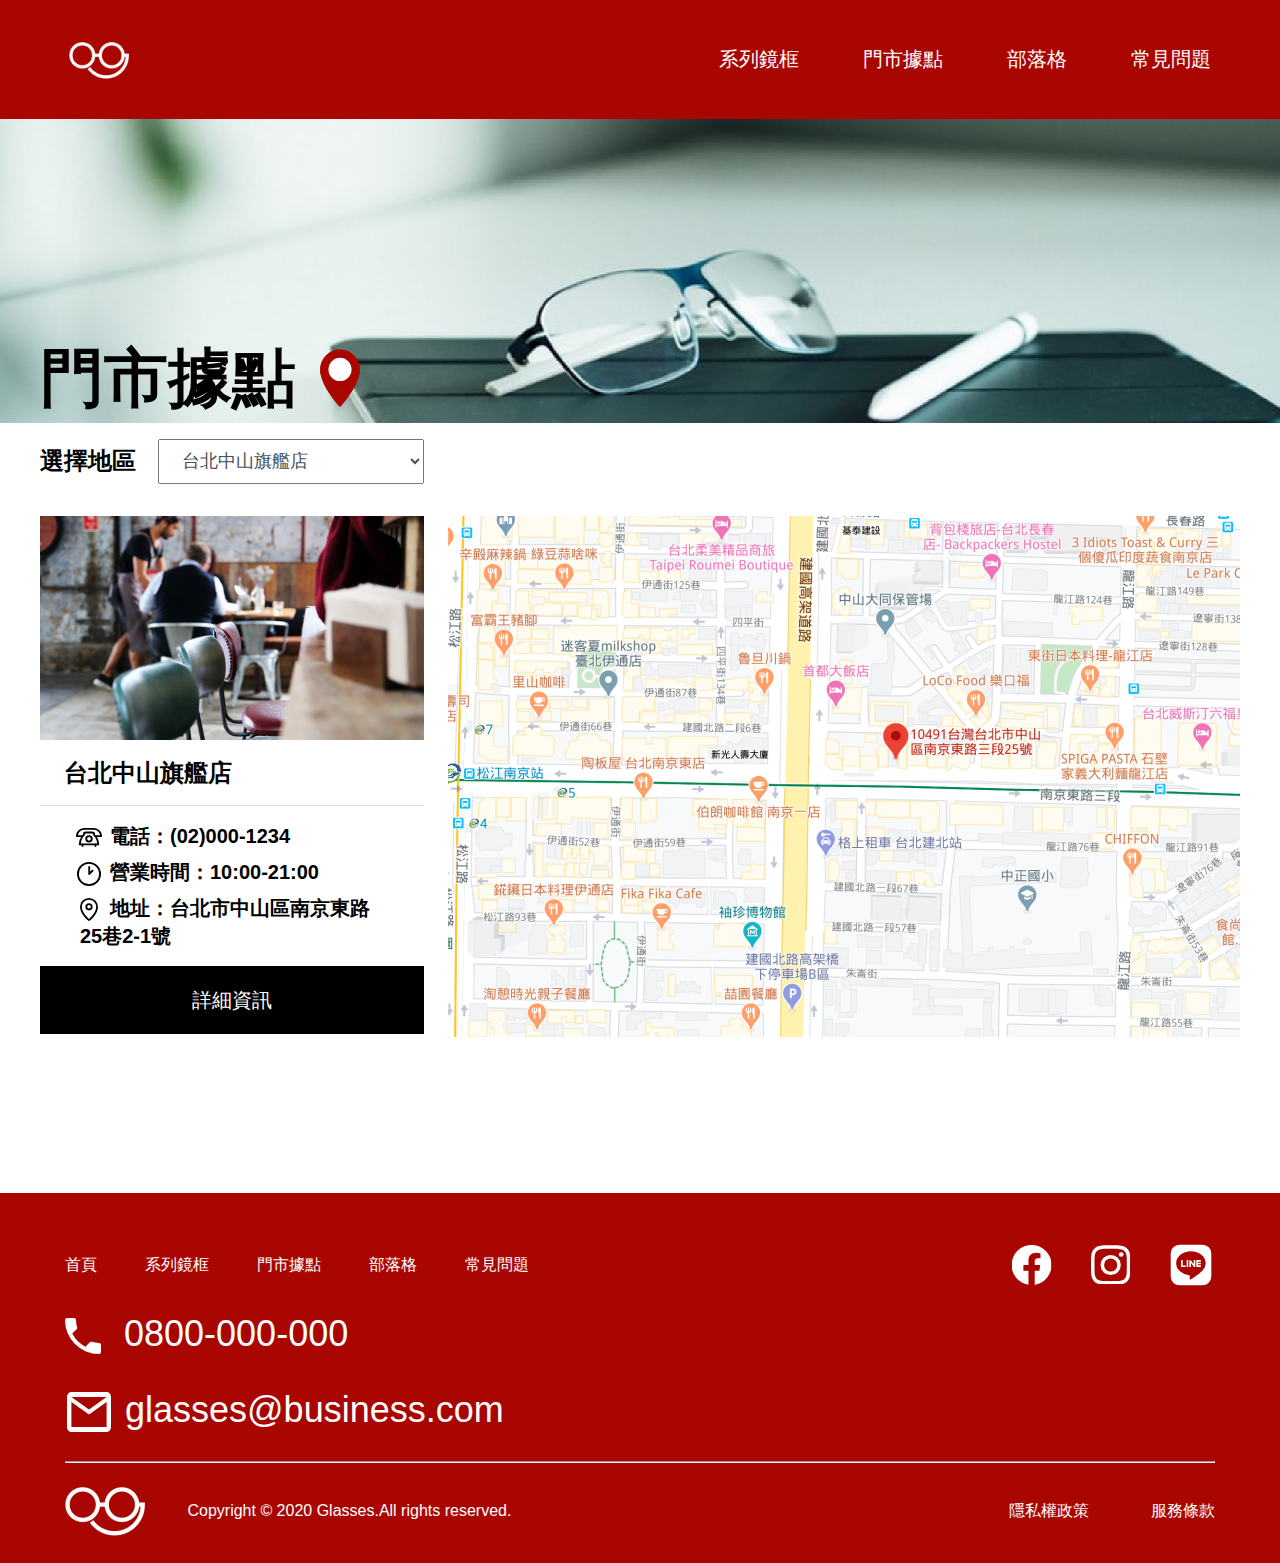
<file: locationsDetail.html>
<!DOCTYPE html>
<html lang="en">
    <head>
        <meta
            name="viewport"
            content="width=device-width, initial-scale=1.0,user-scalable=no,shrink-to-fit=no,maximum-scale=1.0,minimum-scale=1.0"
        />
        <meta http-equiv="X-UA-Compatible" content="ie=edge" />
        <meta name="author" content="" />
        <!-- 作者 -->
        <meta name="keywords" content="" />
        <!-- 關鍵字 -->
        <meta name="description" content="" />
        <!-- 網頁說明 -->
        <meta name="company" content="" />
        <!-- 公司名稱 -->
        <meta name="copyright" content="" />
        <!-- 版權宣告 -->
        <meta name="Distribution" content="" />
        <!-- 網站發佈地址 -->
        <meta property=" og:title" content="" />
        <!-- 分享的標題  -->
        <meta property="og:description" content="" />
        <!-- 分享的內容敘述 -->
        <meta property="og:url" content="" />
        <!-- 分享的網頁連結 -->
        <meta property="og:image" content="" />
        <!--分享在FB的縮圖 -->
        <title>門市</title>
        <link href="./assets/style/all.css" rel="stylesheet" type="text/css" />
        <script src="./assets/js/jquery/jquery3.4.1.js"></script>
        <!--[if lt IE 9]>
            <script src="./assets/js/html5shiv/html5shiv.js"></script>
            <script src="./assets/js/css3-media/css3-mediaqueries.js"></script>
        <![endif]-->
    </head>

    <body>
        <ul class="hamburgerMenu primary-color-bg fz-5 white">
            <li>
                <a href="./index.html">
                    <img src="./assets/images/logo-new_工作區域 1@2x.png" alt="" />
                </a>
            </li>
            <li>
                <a href="./products.html">系列鏡框</a>
            </li>
            <li>
                <a href="./locations.html">門市據點</a>
            </li>
            <li>
                <a href="./blog.html">部落格</a>
            </li>
            <li>
                <a href="./problem.html">常見問題</a>
            </li>
            <img class="menu psa" id="closeMenu" src="./assets/images/ic_menu_24px.svg" alt="" />
        </ul>
        <header class="primary-color-bg d-flex">
            <h1>
                <a href="./index.html"><img src="./assets/images/logo-new_工作區域 1-1@2x.png" alt="" /></a>
            </h1>
            <nav>
                <ul class="d-flex">
                    <li><a href="./products.html">系列鏡框</a></li>
                    <li><a href="./locations.html">門市據點</a></li>
                    <li><a href="./blog.html">部落格</a></li>
                    <li><a href="./problem.html">常見問題</a></li>
                </ul>
            </nav>
            <nav class="mobileNav text-center">
                <img class="logo" src="./assets/images/logo-new_工作區域 1@2x.png" alt="" />
                <img class="menu psa" id="openMenu" src="./assets/images/ic_menu_24px.svg" alt="" />
            </nav>
        </header>

        
<main>
    <section class="bannerLocation">
        <div class="container d-flex">
            <h2>門市據點</h2>
            <img class="locationBannerIcon" src="./assets/images/Locations/iconfinder_location_1585851.svg" />
        </div>
    </section>

    <section class="locationsMap container">
        <div class="selectShop d-flex">
            <p>
                選擇地區
            </p>
            <select>
                <option>台北中山旗艦店</option>
            </select>
        </div>
        <ul class="locationsListShop d-flex">
            <li class="shopDetail">
                <img src="./assets/images/Locations/70@2x.png" alt="" />
                <div class="shopContent">
                    <h3>台北中山旗艦店</h3>
                    <p>
                        <img
                            class="iconTel"
                            src="./assets/images/Locations/iconfinder_Essentials_phone_telephone_vintage_5298737.svg"
                            alt=""
                        /><span>電話：(02)000-1234</span>
                    </p>
                    <p>
                        <img
                            class="iconClock"
                            src="./assets/images/Locations/iconfinder_Essentials_time_clock_timer_5298770.svg"
                            alt=""
                        /><span>營業時間：10:00-21:00</span>
                    </p>
                    <p>
                        <img
                            class="iconPin"
                            src="./assets/images/Locations/iconfinder_Essentials_pin_map_location_5298741.svg"
                            alt=""
                        /><span>地址：台北市中山區南京東路25巷2-1號</span>
                    </p>
                    <button class="text-center">詳細資訊</button>
                </div>
            </li>
            <li class="map">
                <img src="./assets//images/Locations/螢幕快照 2020-02-13 16.35.44@2x.png" alt="" />
            </li>
        </ul>
    </section>
</main>


        <footer class="primary-color-bg">
            <div class="container white">
                <div class="footerHeader d-flex flex-center">
                    <ul class="menu d-flex fz-4-m">
                        <li>
                            <a href="javascript:;">
                                首頁
                            </a>
                        </li>
                        <li>
                            <a href="javascript:;">
                                系列鏡框
                            </a>
                        </li>
                        <li>
                            <a href="javascript:;">
                                門市據點
                            </a>
                        </li>
                        <li>
                            <a href="javascript:;">
                                部落格
                            </a>
                        </li>
                        <li>
                            <a href="javascript:;">
                                常見問題
                            </a>
                        </li>
                    </ul>
                    <ul class="icon d-flex">
                        <li>
                            <a href="javascript:;"><img src="./assets/images/ic_social_fb.svg" alt="" /></a>
                        </li>
                        <li>
                            <a href="javascript:;"><img src="./assets/images/ic_social_ig.svg" alt="" /></a>
                        </li>
                        <li>
                            <a href="javascript:;"><img src="./assets/images/ic_social_line.svg" alt="" /></a>
                        </li>
                    </ul>
                </div>
                <p class="fz-9 mb-22"><img src="./assets/images/ic_phone_48px.svg" class="tel" alt="" />0800-000-000</p>
                <p class="fz-9 mb-24">
                    <img src="./assets/images/ic_mail_outline_24px.svg" class="email" alt="" />glasses@business.com
                </p>
                <hr class="mb-24" />
                <div class="copyright d-flex fz-4-m">
                    <p>
                        <a href="#">
                            <img src="./assets/images/logo-new_工作區域 1@2x.png" alt="" />
                        </a>
                        <span>Copyright © 2020 Glasses.All rights reserved.</span>
                    </p>
                    <p><span>隱私權政策</span><span>服務條款</span></p>
                </div>
            </div>
        </footer>
    </body>
    <script src="./assets/js/index.js"></script>
    <script src="./assets/js/problem.js"></script>
    <script src="./assets/js/blog.js"></script>
</html>
</file>
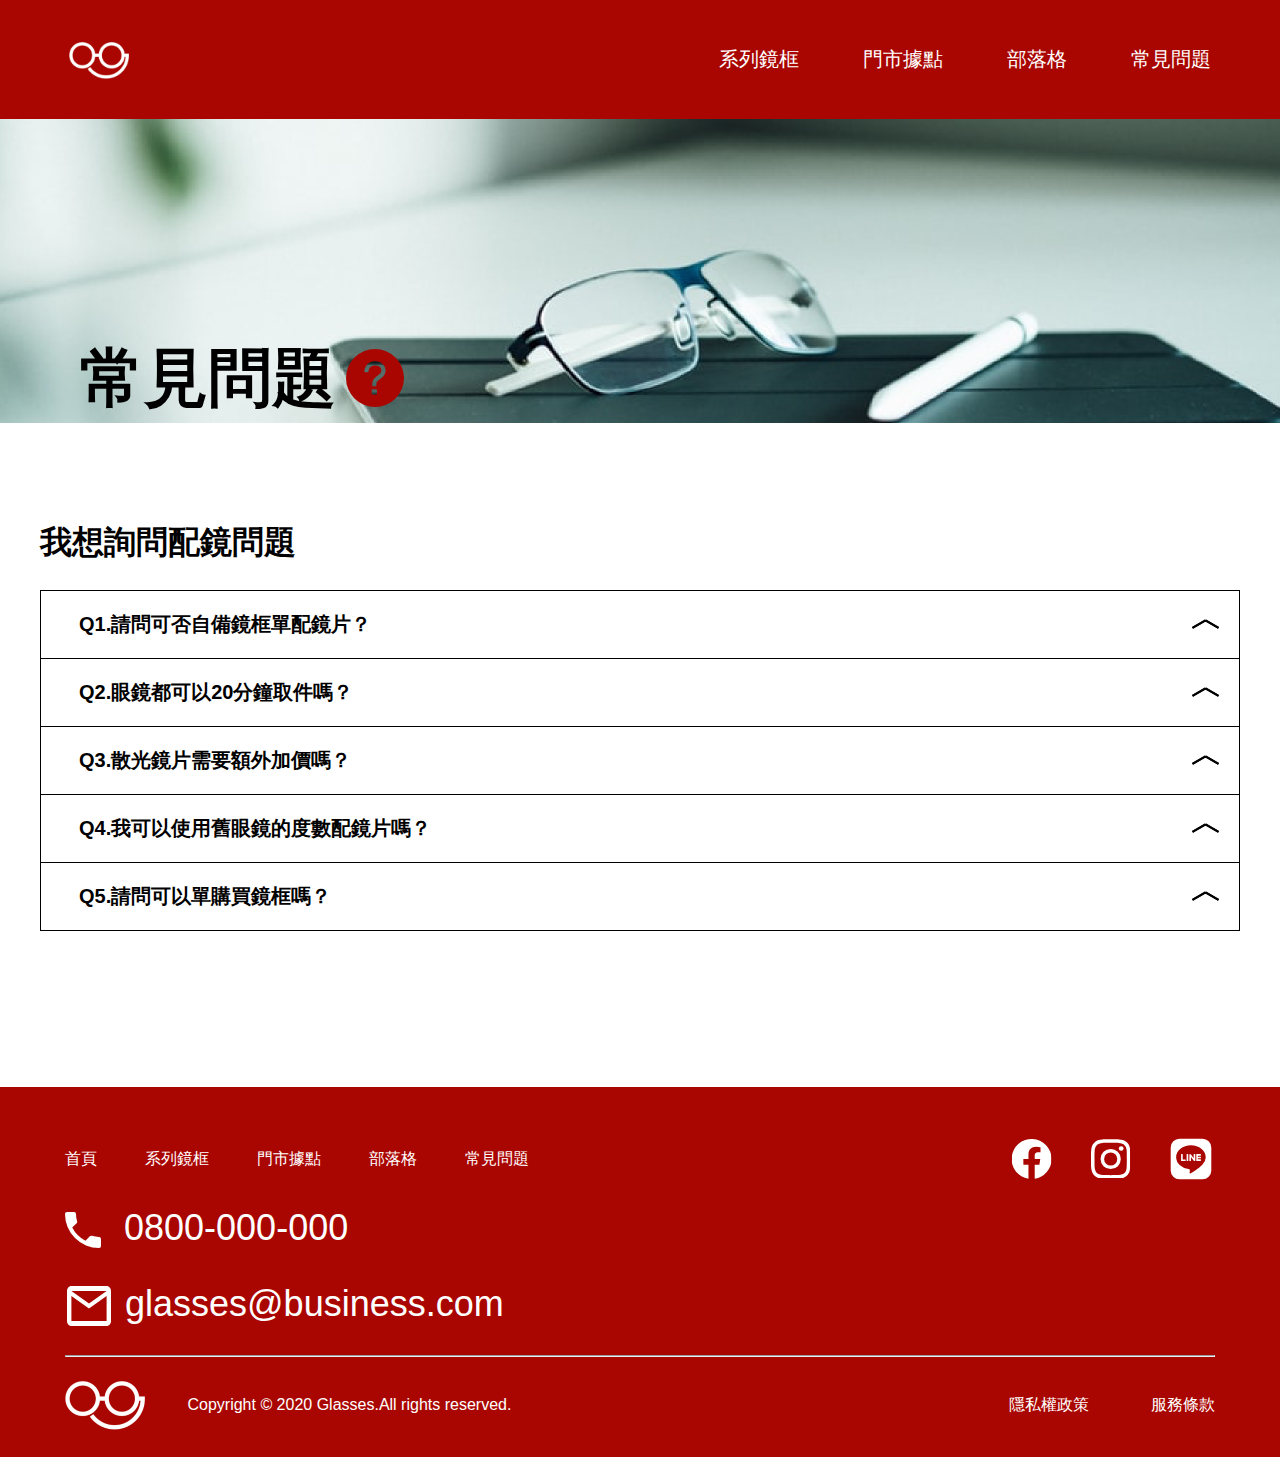
<file: problem.html>
<!DOCTYPE html>
<html lang="en">
    <head>
        <meta
            name="viewport"
            content="width=device-width, initial-scale=1.0,user-scalable=no,shrink-to-fit=no,maximum-scale=1.0,minimum-scale=1.0"
        />
        <meta http-equiv="X-UA-Compatible" content="ie=edge" />
        <meta name="author" content="" />
        <!-- 作者 -->
        <meta name="keywords" content="" />
        <!-- 關鍵字 -->
        <meta name="description" content="" />
        <!-- 網頁說明 -->
        <meta name="company" content="" />
        <!-- 公司名稱 -->
        <meta name="copyright" content="" />
        <!-- 版權宣告 -->
        <meta name="Distribution" content="" />
        <!-- 網站發佈地址 -->
        <meta property=" og:title" content="" />
        <!-- 分享的標題  -->
        <meta property="og:description" content="" />
        <!-- 分享的內容敘述 -->
        <meta property="og:url" content="" />
        <!-- 分享的網頁連結 -->
        <meta property="og:image" content="" />
        <!--分享在FB的縮圖 -->
        <title>問題QA</title>
        <link href="./assets/style/all.css" rel="stylesheet" type="text/css" />
        <script src="./assets/js/jquery/jquery3.4.1.js"></script>
        <!--[if lt IE 9]>
            <script src="./assets/js/html5shiv/html5shiv.js"></script>
            <script src="./assets/js/css3-media/css3-mediaqueries.js"></script>
        <![endif]-->
    </head>

    <body>
        <ul class="hamburgerMenu primary-color-bg fz-5 white">
            <li>
                <a href="./index.html">
                    <img src="./assets/images/logo-new_工作區域 1@2x.png" alt="" />
                </a>
            </li>
            <li>
                <a href="./products.html">系列鏡框</a>
            </li>
            <li>
                <a href="./locations.html">門市據點</a>
            </li>
            <li>
                <a href="./blog.html">部落格</a>
            </li>
            <li>
                <a href="./problem.html">常見問題</a>
            </li>
            <img class="menu psa" id="closeMenu" src="./assets/images/ic_menu_24px.svg" alt="" />
        </ul>
        <header class="primary-color-bg d-flex">
            <h1>
                <a href="./index.html"><img src="./assets/images/logo-new_工作區域 1-1@2x.png" alt="" /></a>
            </h1>
            <nav>
                <ul class="d-flex">
                    <li><a href="./products.html">系列鏡框</a></li>
                    <li><a href="./locations.html">門市據點</a></li>
                    <li><a href="./blog.html">部落格</a></li>
                    <li><a href="./problem.html">常見問題</a></li>
                </ul>
            </nav>
            <nav class="mobileNav text-center">
                <img class="logo" src="./assets/images/logo-new_工作區域 1@2x.png" alt="" />
                <img class="menu psa" id="openMenu" src="./assets/images/ic_menu_24px.svg" alt="" />
            </nav>
        </header>

        
<main>
    <section class="bannerProblem">
        <div class="container d-flex">
            <h2>常見問題</h2>
            <img src="./assets/images/FAQ/help-circle-sharp.svg" />
        </div>
    </section>
    <section class="qa container">
        <h2>我想詢問配鏡問題</h2>
        <ul class="qaList">
            <li>
                <h2>Q1.請問可否自備鏡框單配鏡片？</h2>
                <p>
                    A1.我牌鏡框搭配薄型非球面鏡片1480元，搭配功能型鏡片則依鏡片種類加價購買。<br />
                    當日購買JINS盒裝眼鏡，搭配薄型非球面鏡片980元(隔日後則為1480元)，搭配功能型鏡片則依鏡片種類加價購買。<br />
                    他牌鏡框，搭配薄型非球面鏡片1980元，搭配功能型鏡片則依鏡片種類加價購買。<br />
                </p>
            </li>
            <li>
                <h2>Q2.眼鏡都可以20分鐘取件嗎？</h2>
                <p>
                    A1.我牌鏡框搭配薄型非球面鏡片1480元，搭配功能型鏡片則依鏡片種類加價購買。<br />
                    當日購買JINS盒裝眼鏡，搭配薄型非球面鏡片980元(隔日後則為1480元)，搭配功能型鏡片則依鏡片種類加價購買。<br />
                    他牌鏡框，搭配薄型非球面鏡片1980元，搭配功能型鏡片則依鏡片種類加價購買。<br />
                </p>
            </li>
            <li>
                <h2>Q3.散光鏡片需要額外加價嗎？</h2>
                <p>
                    A1.我牌鏡框搭配薄型非球面鏡片1480元，搭配功能型鏡片則依鏡片種類加價購買。<br />
                    當日購買JINS盒裝眼鏡，搭配薄型非球面鏡片980元(隔日後則為1480元)，搭配功能型鏡片則依鏡片種類加價購買。<br />
                    他牌鏡框，搭配薄型非球面鏡片1980元，搭配功能型鏡片則依鏡片種類加價購買。<br />
                </p>
            </li>
            <li>
                <h2>Q4.我可以使用舊眼鏡的度數配鏡片嗎？</h2>
                <p>
                    A1.我牌鏡框搭配薄型非球面鏡片1480元，搭配功能型鏡片則依鏡片種類加價購買。<br />
                    當日購買JINS盒裝眼鏡，搭配薄型非球面鏡片980元(隔日後則為1480元)，搭配功能型鏡片則依鏡片種類加價購買。<br />
                    他牌鏡框，搭配薄型非球面鏡片1980元，搭配功能型鏡片則依鏡片種類加價購買。<br />
                </p>
            </li>
            <li>
                <h2>Q5.請問可以單購買鏡框嗎？</h2>
                <p>
                    A1.我牌鏡框搭配薄型非球面鏡片1480元，搭配功能型鏡片則依鏡片種類加價購買。<br />
                    當日購買JINS盒裝眼鏡，搭配薄型非球面鏡片980元(隔日後則為1480元)，搭配功能型鏡片則依鏡片種類加價購買。<br />
                    他牌鏡框，搭配薄型非球面鏡片1980元，搭配功能型鏡片則依鏡片種類加價購買。<br />
                </p>
            </li>
        </ul>
    </section>
</main>

        <footer class="primary-color-bg">
            <div class="container white">
                <div class="footerHeader d-flex flex-center">
                    <ul class="menu d-flex fz-4-m">
                        <li>
                            <a href="javascript:;">
                                首頁
                            </a>
                        </li>
                        <li>
                            <a href="javascript:;">
                                系列鏡框
                            </a>
                        </li>
                        <li>
                            <a href="javascript:;">
                                門市據點
                            </a>
                        </li>
                        <li>
                            <a href="javascript:;">
                                部落格
                            </a>
                        </li>
                        <li>
                            <a href="javascript:;">
                                常見問題
                            </a>
                        </li>
                    </ul>
                    <ul class="icon d-flex">
                        <li>
                            <a href="javascript:;"><img src="./assets/images/ic_social_fb.svg" alt="" /></a>
                        </li>
                        <li>
                            <a href="javascript:;"><img src="./assets/images/ic_social_ig.svg" alt="" /></a>
                        </li>
                        <li>
                            <a href="javascript:;"><img src="./assets/images/ic_social_line.svg" alt="" /></a>
                        </li>
                    </ul>
                </div>
                <p class="fz-9 mb-22"><img src="./assets/images/ic_phone_48px.svg" class="tel" alt="" />0800-000-000</p>
                <p class="fz-9 mb-24">
                    <img src="./assets/images/ic_mail_outline_24px.svg" class="email" alt="" />glasses@business.com
                </p>
                <hr class="mb-24" />
                <div class="copyright d-flex fz-4-m">
                    <p>
                        <a href="#">
                            <img src="./assets/images/logo-new_工作區域 1@2x.png" alt="" />
                        </a>
                        <span>Copyright © 2020 Glasses.All rights reserved.</span>
                    </p>
                    <p><span>隱私權政策</span><span>服務條款</span></p>
                </div>
            </div>
        </footer>
    </body>
    <script src="./assets/js/index.js"></script>
    <script src="./assets/js/problem.js"></script>
    <script src="./assets/js/blog.js"></script>
</html>
</file>
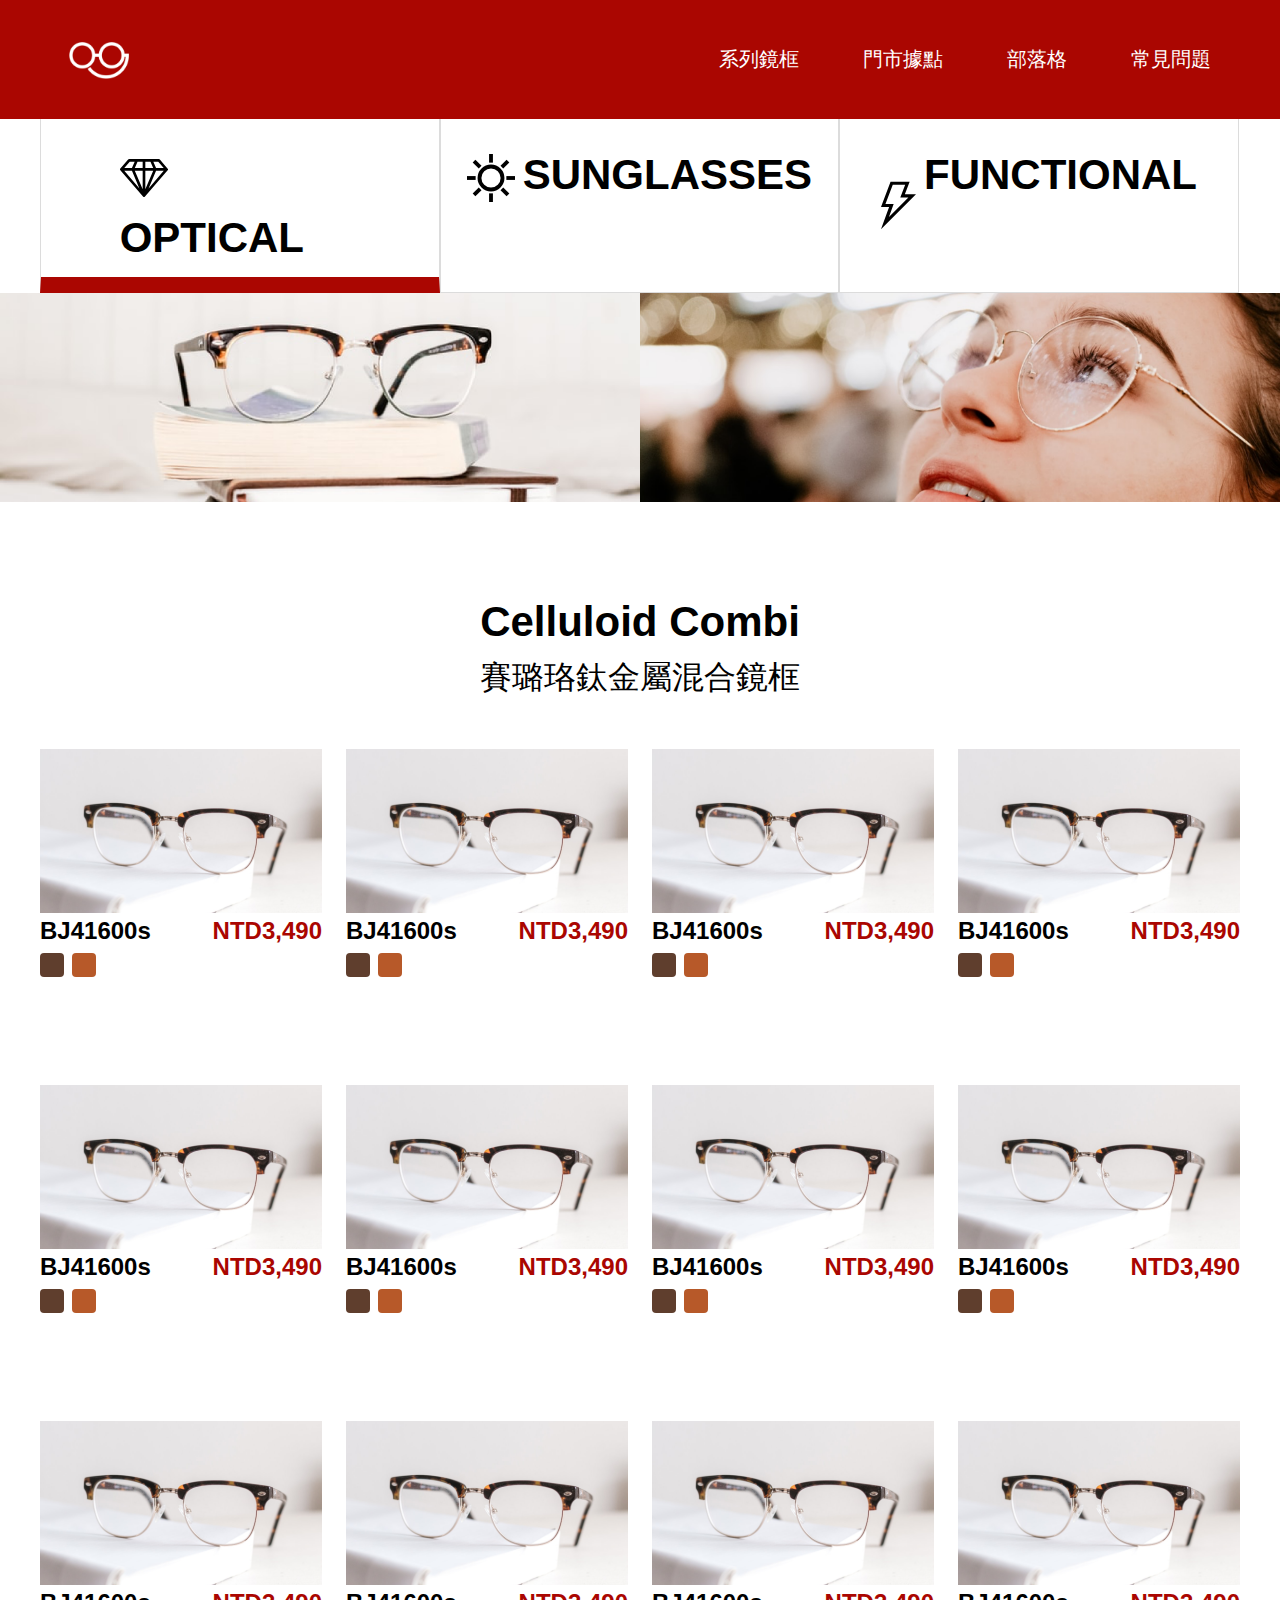
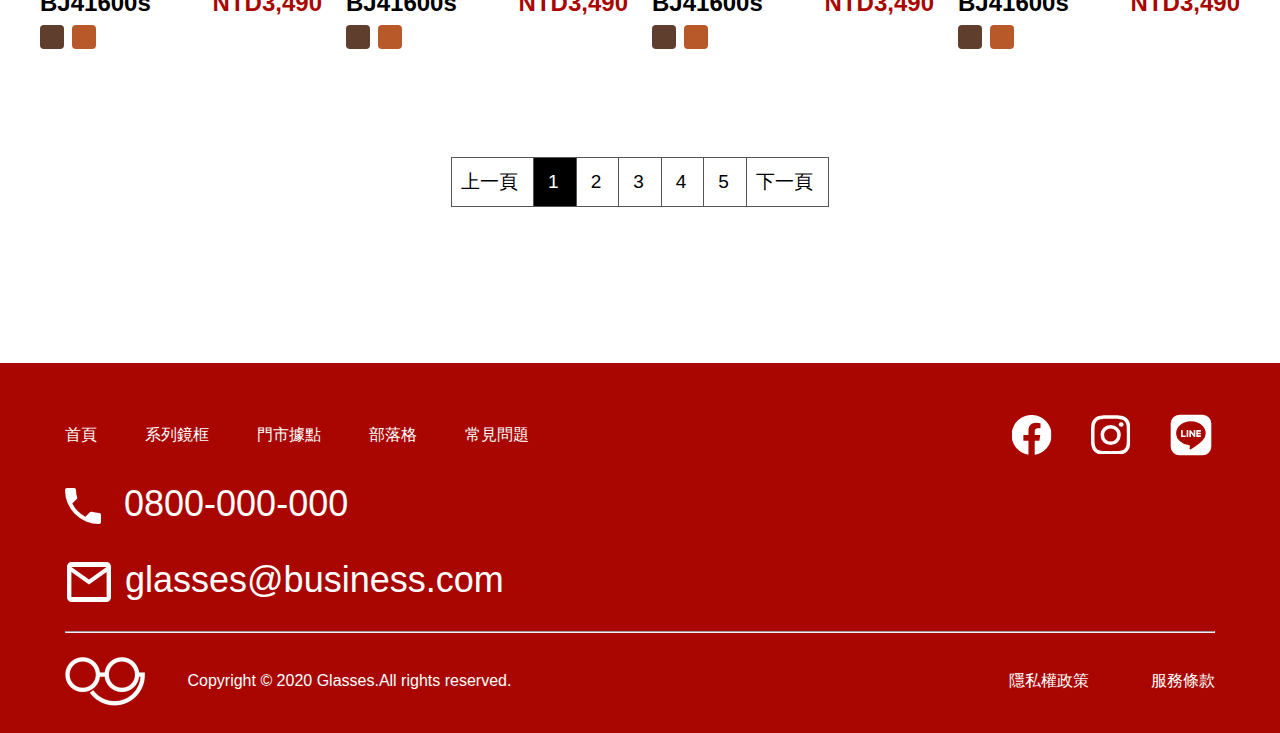
<file: products.html>
<!DOCTYPE html>
<html lang="en">
    <head>
        <meta
            name="viewport"
            content="width=device-width, initial-scale=1.0,user-scalable=no,shrink-to-fit=no,maximum-scale=1.0,minimum-scale=1.0"
        />
        <meta http-equiv="X-UA-Compatible" content="ie=edge" />
        <meta name="author" content="" />
        <!-- 作者 -->
        <meta name="keywords" content="" />
        <!-- 關鍵字 -->
        <meta name="description" content="" />
        <!-- 網頁說明 -->
        <meta name="company" content="" />
        <!-- 公司名稱 -->
        <meta name="copyright" content="" />
        <!-- 版權宣告 -->
        <meta name="Distribution" content="" />
        <!-- 網站發佈地址 -->
        <meta property=" og:title" content="" />
        <!-- 分享的標題  -->
        <meta property="og:description" content="" />
        <!-- 分享的內容敘述 -->
        <meta property="og:url" content="" />
        <!-- 分享的網頁連結 -->
        <meta property="og:image" content="" />
        <!--分享在FB的縮圖 -->
        <title>產品頁</title>
        <link href="./assets/style/all.css" rel="stylesheet" type="text/css" />
        <script src="./assets/js/jquery/jquery3.4.1.js"></script>
        <!--[if lt IE 9]>
            <script src="./assets/js/html5shiv/html5shiv.js"></script>
            <script src="./assets/js/css3-media/css3-mediaqueries.js"></script>
        <![endif]-->
    </head>

    <body>
        <ul class="hamburgerMenu primary-color-bg fz-5 white">
            <li>
                <a href="./index.html">
                    <img src="./assets/images/logo-new_工作區域 1@2x.png" alt="" />
                </a>
            </li>
            <li>
                <a href="./products.html">系列鏡框</a>
            </li>
            <li>
                <a href="./locations.html">門市據點</a>
            </li>
            <li>
                <a href="./blog.html">部落格</a>
            </li>
            <li>
                <a href="./problem.html">常見問題</a>
            </li>
            <img class="menu psa" id="closeMenu" src="./assets/images/ic_menu_24px.svg" alt="" />
        </ul>
        <header class="primary-color-bg d-flex">
            <h1>
                <a href="./index.html"><img src="./assets/images/logo-new_工作區域 1-1@2x.png" alt="" /></a>
            </h1>
            <nav>
                <ul class="d-flex">
                    <li><a href="./products.html">系列鏡框</a></li>
                    <li><a href="./locations.html">門市據點</a></li>
                    <li><a href="./blog.html">部落格</a></li>
                    <li><a href="./problem.html">常見問題</a></li>
                </ul>
            </nav>
            <nav class="mobileNav text-center">
                <img class="logo" src="./assets/images/logo-new_工作區域 1@2x.png" alt="" />
                <img class="menu psa" id="openMenu" src="./assets/images/ic_menu_24px.svg" alt="" />
            </nav>
        </header>

        
<main class="productsSun">
    <section>
        <ul class="productsMenu d-flex container">
            <li class="d-flex active">
                <a href="./products.html"><img src="./assets/images/iconfinder_44_2529968.svg" alt="" />OPTICAL </a>
            </li>
            <li class="d-flex">
                <a href="./productsSun.html"><img src="./assets/images/Layer_1.svg" alt="" />SUNGLASSES </a>
            </li>
            <li class="d-flex"><img src="./assets/images/Page-1.svg" alt="" />FUNCTIONAL</li>
        </ul>
        <ul class="productsBanner d-flex">
            <li class="computerShow"><img src="./assets/images/Products/2@2x.png" alt="" /></li>
            <li class="computerShow"><img src="./assets/images/Products/11@2x.png" alt="" /></li>
            <li class="mobileShow"><img src="./assets/images/Products/2-2@2x.png" alt="" /></li>
            <li class="mobileShow"><img src="./assets/images/Products/11-2@2x.png" alt="" /></li>
        </ul>
    </section>
    <section class="productsList container">
        <h2 class="text-center">Celluloid Combi</h2>
        <p class="text-center">賽璐珞鈦金屬混合鏡框</p>
        <ul class="productsListDetails d-flex">
            <li>
                <img src="./assets/images/Products/16@2x.png" alt="" />
                <p class="d-flex">
                    <span>
                        BJ41600s
                    </span>
                    <span class="primary-color">
                        NTD3,490
                    </span>
                </p>
                <p class="d-flex"><span></span><span></span></p>
            </li>
            <li>
                <img src="./assets/images/Products/16@2x.png" alt="" />
                <p class="d-flex">
                    <span>
                        BJ41600s
                    </span>
                    <span class="primary-color">
                        NTD3,490
                    </span>
                </p>
                <p class="d-flex"><span></span><span></span></p>
            </li>
            <li>
                <img src="./assets/images/Products/16@2x.png" alt="" />
                <p class="d-flex">
                    <span>
                        BJ41600s
                    </span>
                    <span class="primary-color">
                        NTD3,490
                    </span>
                </p>
                <p class="d-flex"><span></span><span></span></p>
            </li>
            <li>
                <img src="./assets/images/Products/16@2x.png" alt="" />
                <p class="d-flex">
                    <span>
                        BJ41600s
                    </span>
                    <span class="primary-color">
                        NTD3,490
                    </span>
                </p>
                <p class="d-flex"><span></span><span></span></p>
            </li>
            <li>
                <img src="./assets/images/Products/16@2x.png" alt="" />
                <p class="d-flex">
                    <span>
                        BJ41600s
                    </span>
                    <span class="primary-color">
                        NTD3,490
                    </span>
                </p>
                <p class="d-flex"><span></span><span></span></p>
            </li>
            <li>
                <img src="./assets/images/Products/16@2x.png" alt="" />
                <p class="d-flex">
                    <span>
                        BJ41600s
                    </span>
                    <span class="primary-color">
                        NTD3,490
                    </span>
                </p>
                <p class="d-flex"><span></span><span></span></p>
            </li>
            <li>
                <img src="./assets/images/Products/16@2x.png" alt="" />
                <p class="d-flex">
                    <span>
                        BJ41600s
                    </span>
                    <span class="primary-color">
                        NTD3,490
                    </span>
                </p>
                <p class="d-flex"><span></span><span></span></p>
            </li>
            <li>
                <img src="./assets/images/Products/16@2x.png" alt="" />
                <p class="d-flex">
                    <span>
                        BJ41600s
                    </span>
                    <span class="primary-color">
                        NTD3,490
                    </span>
                </p>
                <p class="d-flex"><span></span><span></span></p>
            </li>
            <li>
                <img src="./assets/images/Products/16@2x.png" alt="" />
                <p class="d-flex">
                    <span>
                        BJ41600s
                    </span>
                    <span class="primary-color">
                        NTD3,490
                    </span>
                </p>
                <p class="d-flex"><span></span><span></span></p>
            </li>
            <li>
                <img src="./assets/images/Products/16@2x.png" alt="" />
                <p class="d-flex">
                    <span>
                        BJ41600s
                    </span>
                    <span class="primary-color">
                        NTD3,490
                    </span>
                </p>
                <p class="d-flex"><span></span><span></span></p>
            </li>
            <li>
                <img src="./assets/images/Products/16@2x.png" alt="" />
                <p class="d-flex">
                    <span>
                        BJ41600s
                    </span>
                    <span class="primary-color">
                        NTD3,490
                    </span>
                </p>
                <p class="d-flex"><span></span><span></span></p>
            </li>
            <li>
                <img src="./assets/images/Products/16@2x.png" alt="" />
                <p class="d-flex">
                    <span>
                        BJ41600s
                    </span>
                    <span class="primary-color">
                        NTD3,490
                    </span>
                </p>
                <p class="d-flex"><span></span><span></span></p>
            </li>
        </ul>
        <ul class="productsPageNavigation d-flex">
            <li>上一頁</li>
            <li class="active">1</li>
            <li>2</li>
            <li>3</li>
            <li>4</li>
            <li>5</li>
            <li>下一頁</li>
        </ul>
    </section>
</main>


        <footer class="primary-color-bg">
            <div class="container white">
                <div class="footerHeader d-flex flex-center">
                    <ul class="menu d-flex fz-4-m">
                        <li>
                            <a href="javascript:;">
                                首頁
                            </a>
                        </li>
                        <li>
                            <a href="javascript:;">
                                系列鏡框
                            </a>
                        </li>
                        <li>
                            <a href="javascript:;">
                                門市據點
                            </a>
                        </li>
                        <li>
                            <a href="javascript:;">
                                部落格
                            </a>
                        </li>
                        <li>
                            <a href="javascript:;">
                                常見問題
                            </a>
                        </li>
                    </ul>
                    <ul class="icon d-flex">
                        <li>
                            <a href="javascript:;"><img src="./assets/images/ic_social_fb.svg" alt="" /></a>
                        </li>
                        <li>
                            <a href="javascript:;"><img src="./assets/images/ic_social_ig.svg" alt="" /></a>
                        </li>
                        <li>
                            <a href="javascript:;"><img src="./assets/images/ic_social_line.svg" alt="" /></a>
                        </li>
                    </ul>
                </div>
                <p class="fz-9 mb-22"><img src="./assets/images/ic_phone_48px.svg" class="tel" alt="" />0800-000-000</p>
                <p class="fz-9 mb-24">
                    <img src="./assets/images/ic_mail_outline_24px.svg" class="email" alt="" />glasses@business.com
                </p>
                <hr class="mb-24" />
                <div class="copyright d-flex fz-4-m">
                    <p>
                        <a href="#">
                            <img src="./assets/images/logo-new_工作區域 1@2x.png" alt="" />
                        </a>
                        <span>Copyright © 2020 Glasses.All rights reserved.</span>
                    </p>
                    <p><span>隱私權政策</span><span>服務條款</span></p>
                </div>
            </div>
        </footer>
    </body>
    <script src="./assets/js/index.js"></script>
    <script src="./assets/js/problem.js"></script>
    <script src="./assets/js/blog.js"></script>
</html>
</file>
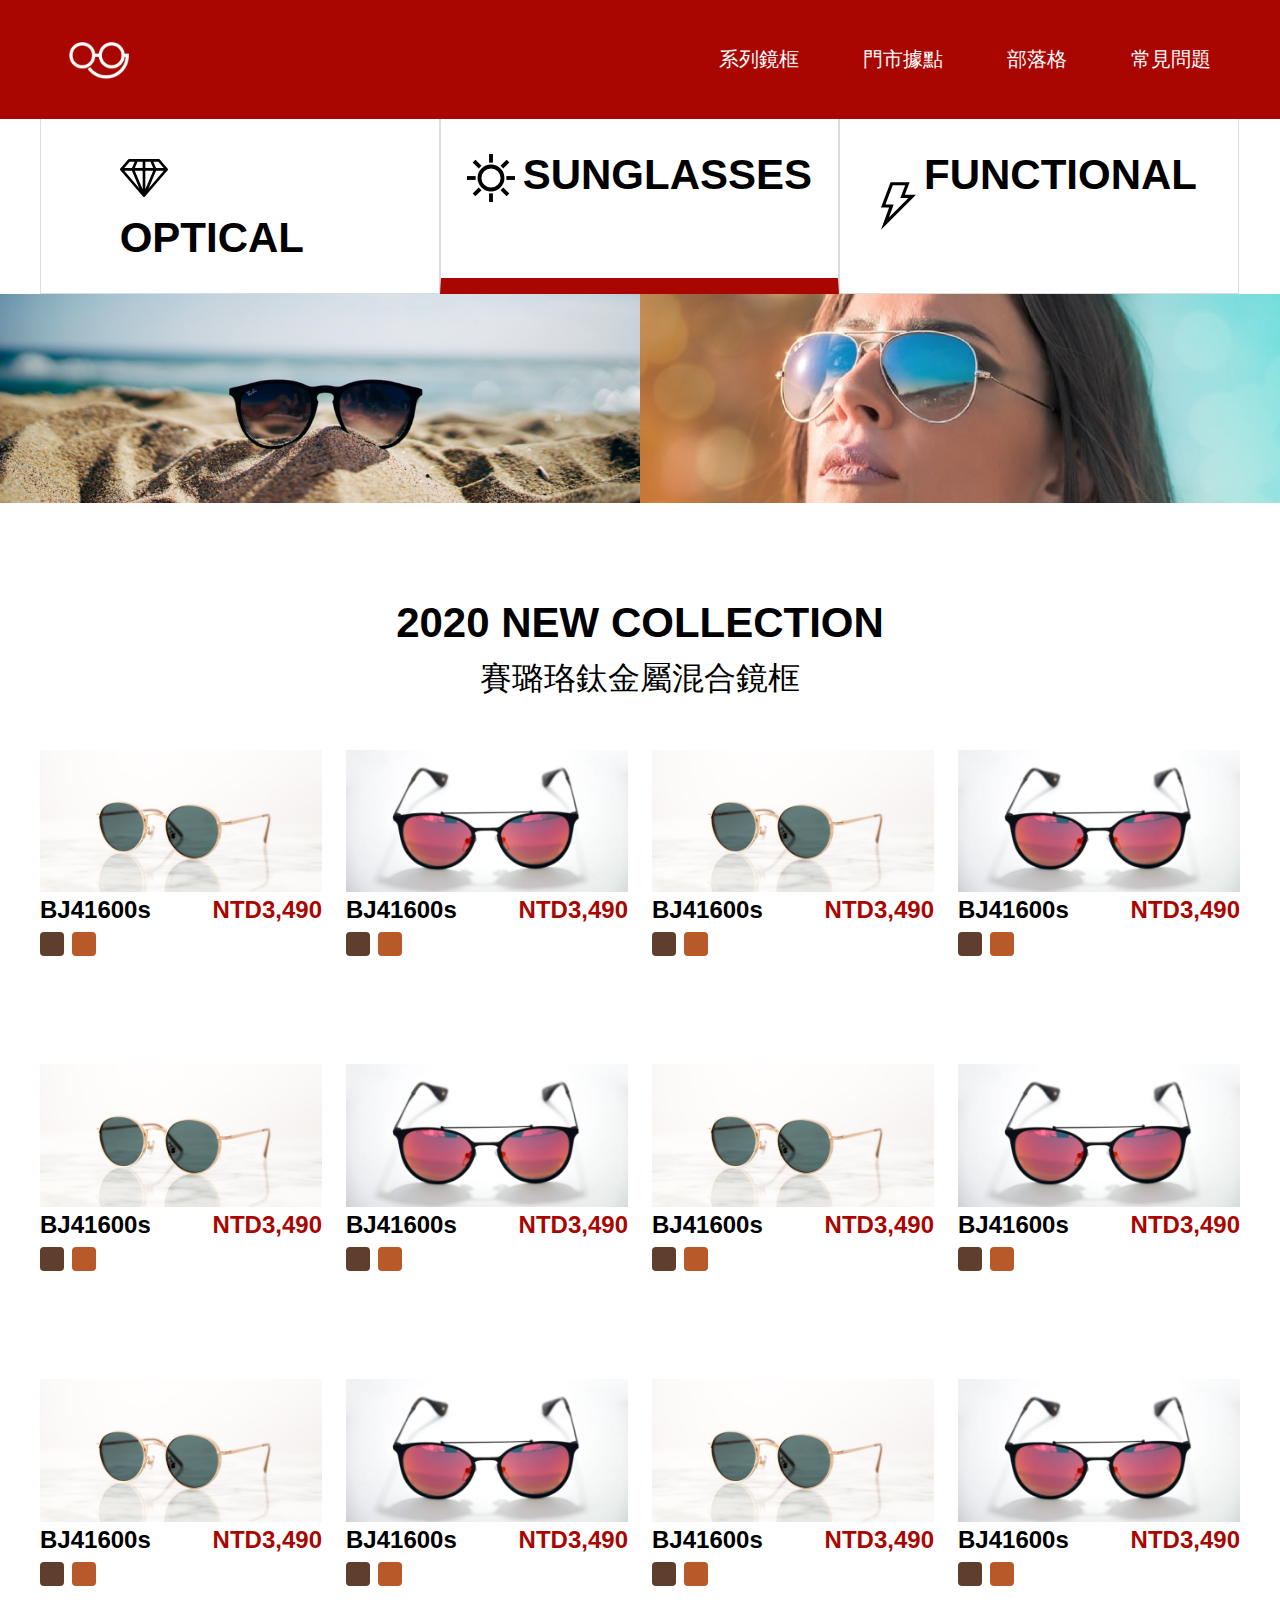
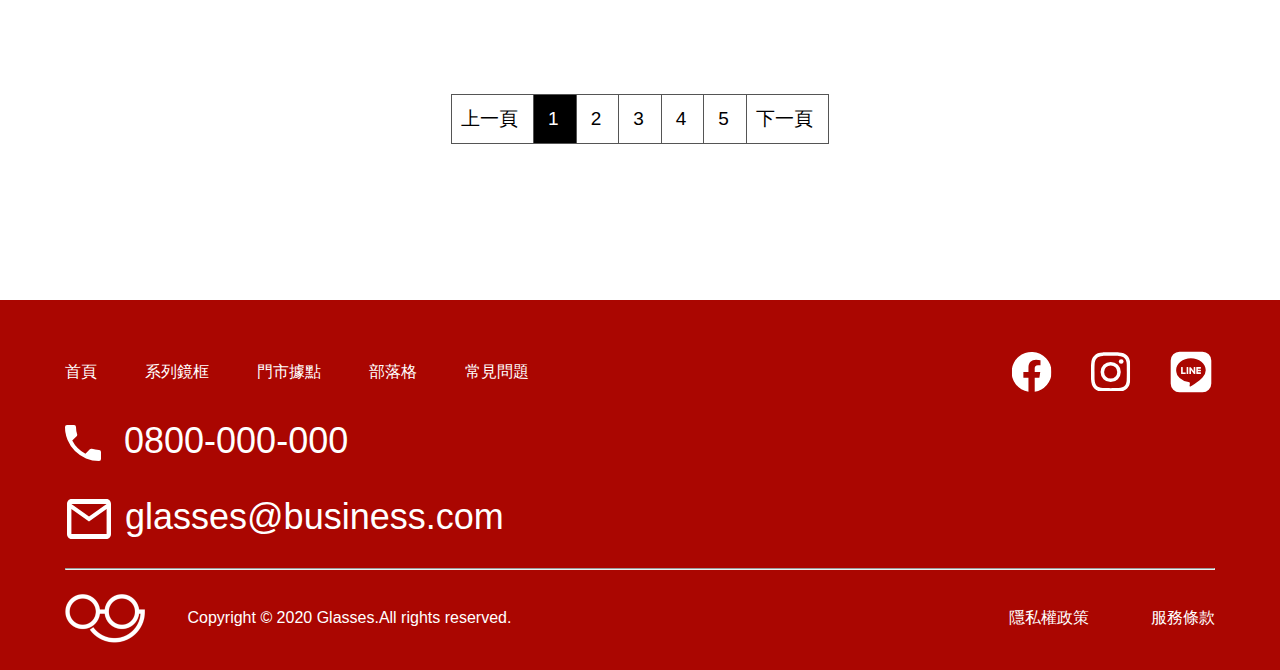
<file: productsSun.html>
<!DOCTYPE html>
<html lang="en">
    <head>
        <meta
            name="viewport"
            content="width=device-width, initial-scale=1.0,user-scalable=no,shrink-to-fit=no,maximum-scale=1.0,minimum-scale=1.0"
        />
        <meta http-equiv="X-UA-Compatible" content="ie=edge" />
        <meta name="author" content="" />
        <!-- 作者 -->
        <meta name="keywords" content="" />
        <!-- 關鍵字 -->
        <meta name="description" content="" />
        <!-- 網頁說明 -->
        <meta name="company" content="" />
        <!-- 公司名稱 -->
        <meta name="copyright" content="" />
        <!-- 版權宣告 -->
        <meta name="Distribution" content="" />
        <!-- 網站發佈地址 -->
        <meta property=" og:title" content="" />
        <!-- 分享的標題  -->
        <meta property="og:description" content="" />
        <!-- 分享的內容敘述 -->
        <meta property="og:url" content="" />
        <!-- 分享的網頁連結 -->
        <meta property="og:image" content="" />
        <!--分享在FB的縮圖 -->
        <title>產品頁</title>
        <link href="./assets/style/all.css" rel="stylesheet" type="text/css" />
        <script src="./assets/js/jquery/jquery3.4.1.js"></script>
        <!--[if lt IE 9]>
            <script src="./assets/js/html5shiv/html5shiv.js"></script>
            <script src="./assets/js/css3-media/css3-mediaqueries.js"></script>
        <![endif]-->
    </head>

    <body>
        <ul class="hamburgerMenu primary-color-bg fz-5 white">
            <li>
                <a href="./index.html">
                    <img src="./assets/images/logo-new_工作區域 1@2x.png" alt="" />
                </a>
            </li>
            <li>
                <a href="./products.html">系列鏡框</a>
            </li>
            <li>
                <a href="./locations.html">門市據點</a>
            </li>
            <li>
                <a href="./blog.html">部落格</a>
            </li>
            <li>
                <a href="./problem.html">常見問題</a>
            </li>
            <img class="menu psa" id="closeMenu" src="./assets/images/ic_menu_24px.svg" alt="" />
        </ul>
        <header class="primary-color-bg d-flex">
            <h1>
                <a href="./index.html"><img src="./assets/images/logo-new_工作區域 1-1@2x.png" alt="" /></a>
            </h1>
            <nav>
                <ul class="d-flex">
                    <li><a href="./products.html">系列鏡框</a></li>
                    <li><a href="./locations.html">門市據點</a></li>
                    <li><a href="./blog.html">部落格</a></li>
                    <li><a href="./problem.html">常見問題</a></li>
                </ul>
            </nav>
            <nav class="mobileNav text-center">
                <img class="logo" src="./assets/images/logo-new_工作區域 1@2x.png" alt="" />
                <img class="menu psa" id="openMenu" src="./assets/images/ic_menu_24px.svg" alt="" />
            </nav>
        </header>

        
<main class="products">
    <section>
        <ul class="productsMenu d-flex container">
            <li class="d-flex">
                <a href="./products.html"><img src="./assets/images/iconfinder_44_2529968.svg" alt="" />OPTICAL </a>
            </li>
            <li class="d-flex active">
                <a href="./productsSun.html"><img src="./assets/images/Layer_1.svg" alt="" />SUNGLASSES </a>
            </li>
            <li class="d-flex"><img src="./assets/images/Page-1.svg" alt="" />FUNCTIONAL</li>
        </ul>
        <ul class="productsBanner d-flex">
            <li class="computerShow"><img src="./assets/images/Products/80@2x.png" alt="" /></li>
            <li class="computerShow"><img src="./assets/images/Products/15@2x.png" alt="" /></li>
            <li class="mobileShow"><img src="./assets/images/Products/80-2@2x.png" alt="" /></li>
            <li class="mobileShow"><img src="./assets/images/Products/15-2@2x.png" alt="" /></li>
        </ul>
    </section>
    <section class="productsList container">
        <h2 class="text-center">2020 NEW COLLECTION</h2>
        <p class="text-center">賽璐珞鈦金屬混合鏡框</p>
        <ul class="productsListDetails d-flex">
            <li>
                <img src="./assets/images/Products/3@2x.png" alt="" />
                <p class="d-flex">
                    <span>
                        BJ41600s
                    </span>
                    <span class="primary-color">
                        NTD3,490
                    </span>
                </p>
                <p class="d-flex"><span></span><span></span></p>
            </li>
            <li>
                <img src="./assets/images/Products/49@2x.png" alt="" />
                <p class="d-flex">
                    <span>
                        BJ41600s
                    </span>
                    <span class="primary-color">
                        NTD3,490
                    </span>
                </p>
                <p class="d-flex"><span></span><span></span></p>
            </li>
        
            <li>
                <img src="./assets/images/Products/3@2x.png" alt="" />
                <p class="d-flex">
                    <span>
                        BJ41600s
                    </span>
                    <span class="primary-color">
                        NTD3,490
                    </span>
                </p>
                <p class="d-flex"><span></span><span></span></p>
            </li>
            <li>
                <img src="./assets/images/Products/49@2x.png" alt="" />
                <p class="d-flex">
                    <span>
                        BJ41600s
                    </span>
                    <span class="primary-color">
                        NTD3,490
                    </span>
                </p>
                <p class="d-flex"><span></span><span></span></p>
            </li>
        
            <li>
                <img src="./assets/images/Products/3@2x.png" alt="" />
                <p class="d-flex">
                    <span>
                        BJ41600s
                    </span>
                    <span class="primary-color">
                        NTD3,490
                    </span>
                </p>
                <p class="d-flex"><span></span><span></span></p>
            </li>
            <li>
                <img src="./assets/images/Products/49@2x.png" alt="" />
                <p class="d-flex">
                    <span>
                        BJ41600s
                    </span>
                    <span class="primary-color">
                        NTD3,490
                    </span>
                </p>
                <p class="d-flex"><span></span><span></span></p>
            </li>
        
            <li>
                <img src="./assets/images/Products/3@2x.png" alt="" />
                <p class="d-flex">
                    <span>
                        BJ41600s
                    </span>
                    <span class="primary-color">
                        NTD3,490
                    </span>
                </p>
                <p class="d-flex"><span></span><span></span></p>
            </li>
            <li>
                <img src="./assets/images/Products/49@2x.png" alt="" />
                <p class="d-flex">
                    <span>
                        BJ41600s
                    </span>
                    <span class="primary-color">
                        NTD3,490
                    </span>
                </p>
                <p class="d-flex"><span></span><span></span></p>
            </li>
        
            <li>
                <img src="./assets/images/Products/3@2x.png" alt="" />
                <p class="d-flex">
                    <span>
                        BJ41600s
                    </span>
                    <span class="primary-color">
                        NTD3,490
                    </span>
                </p>
                <p class="d-flex"><span></span><span></span></p>
            </li>
            <li>
                <img src="./assets/images/Products/49@2x.png" alt="" />
                <p class="d-flex">
                    <span>
                        BJ41600s
                    </span>
                    <span class="primary-color">
                        NTD3,490
                    </span>
                </p>
                <p class="d-flex"><span></span><span></span></p>
            </li>
        
            <li>
                <img src="./assets/images/Products/3@2x.png" alt="" />
                <p class="d-flex">
                    <span>
                        BJ41600s
                    </span>
                    <span class="primary-color">
                        NTD3,490
                    </span>
                </p>
                <p class="d-flex"><span></span><span></span></p>
            </li>
            <li>
                <img src="./assets/images/Products/49@2x.png" alt="" />
                <p class="d-flex">
                    <span>
                        BJ41600s
                    </span>
                    <span class="primary-color">
                        NTD3,490
                    </span>
                </p>
                <p class="d-flex"><span></span><span></span></p>
            </li>
        
        </ul>
        <ul class="productsPageNavigation d-flex">
            <li>上一頁</li>
            <li class="active">1</li>
            <li>2</li>
            <li>3</li>
            <li>4</li>
            <li>5</li>
            <li>下一頁</li>
        </ul>
    </section>
</main>


        <footer class="primary-color-bg">
            <div class="container white">
                <div class="footerHeader d-flex flex-center">
                    <ul class="menu d-flex fz-4-m">
                        <li>
                            <a href="javascript:;">
                                首頁
                            </a>
                        </li>
                        <li>
                            <a href="javascript:;">
                                系列鏡框
                            </a>
                        </li>
                        <li>
                            <a href="javascript:;">
                                門市據點
                            </a>
                        </li>
                        <li>
                            <a href="javascript:;">
                                部落格
                            </a>
                        </li>
                        <li>
                            <a href="javascript:;">
                                常見問題
                            </a>
                        </li>
                    </ul>
                    <ul class="icon d-flex">
                        <li>
                            <a href="javascript:;"><img src="./assets/images/ic_social_fb.svg" alt="" /></a>
                        </li>
                        <li>
                            <a href="javascript:;"><img src="./assets/images/ic_social_ig.svg" alt="" /></a>
                        </li>
                        <li>
                            <a href="javascript:;"><img src="./assets/images/ic_social_line.svg" alt="" /></a>
                        </li>
                    </ul>
                </div>
                <p class="fz-9 mb-22"><img src="./assets/images/ic_phone_48px.svg" class="tel" alt="" />0800-000-000</p>
                <p class="fz-9 mb-24">
                    <img src="./assets/images/ic_mail_outline_24px.svg" class="email" alt="" />glasses@business.com
                </p>
                <hr class="mb-24" />
                <div class="copyright d-flex fz-4-m">
                    <p>
                        <a href="#">
                            <img src="./assets/images/logo-new_工作區域 1@2x.png" alt="" />
                        </a>
                        <span>Copyright © 2020 Glasses.All rights reserved.</span>
                    </p>
                    <p><span>隱私權政策</span><span>服務條款</span></p>
                </div>
            </div>
        </footer>
    </body>
    <script src="./assets/js/index.js"></script>
    <script src="./assets/js/problem.js"></script>
    <script src="./assets/js/blog.js"></script>
</html>
</file>
